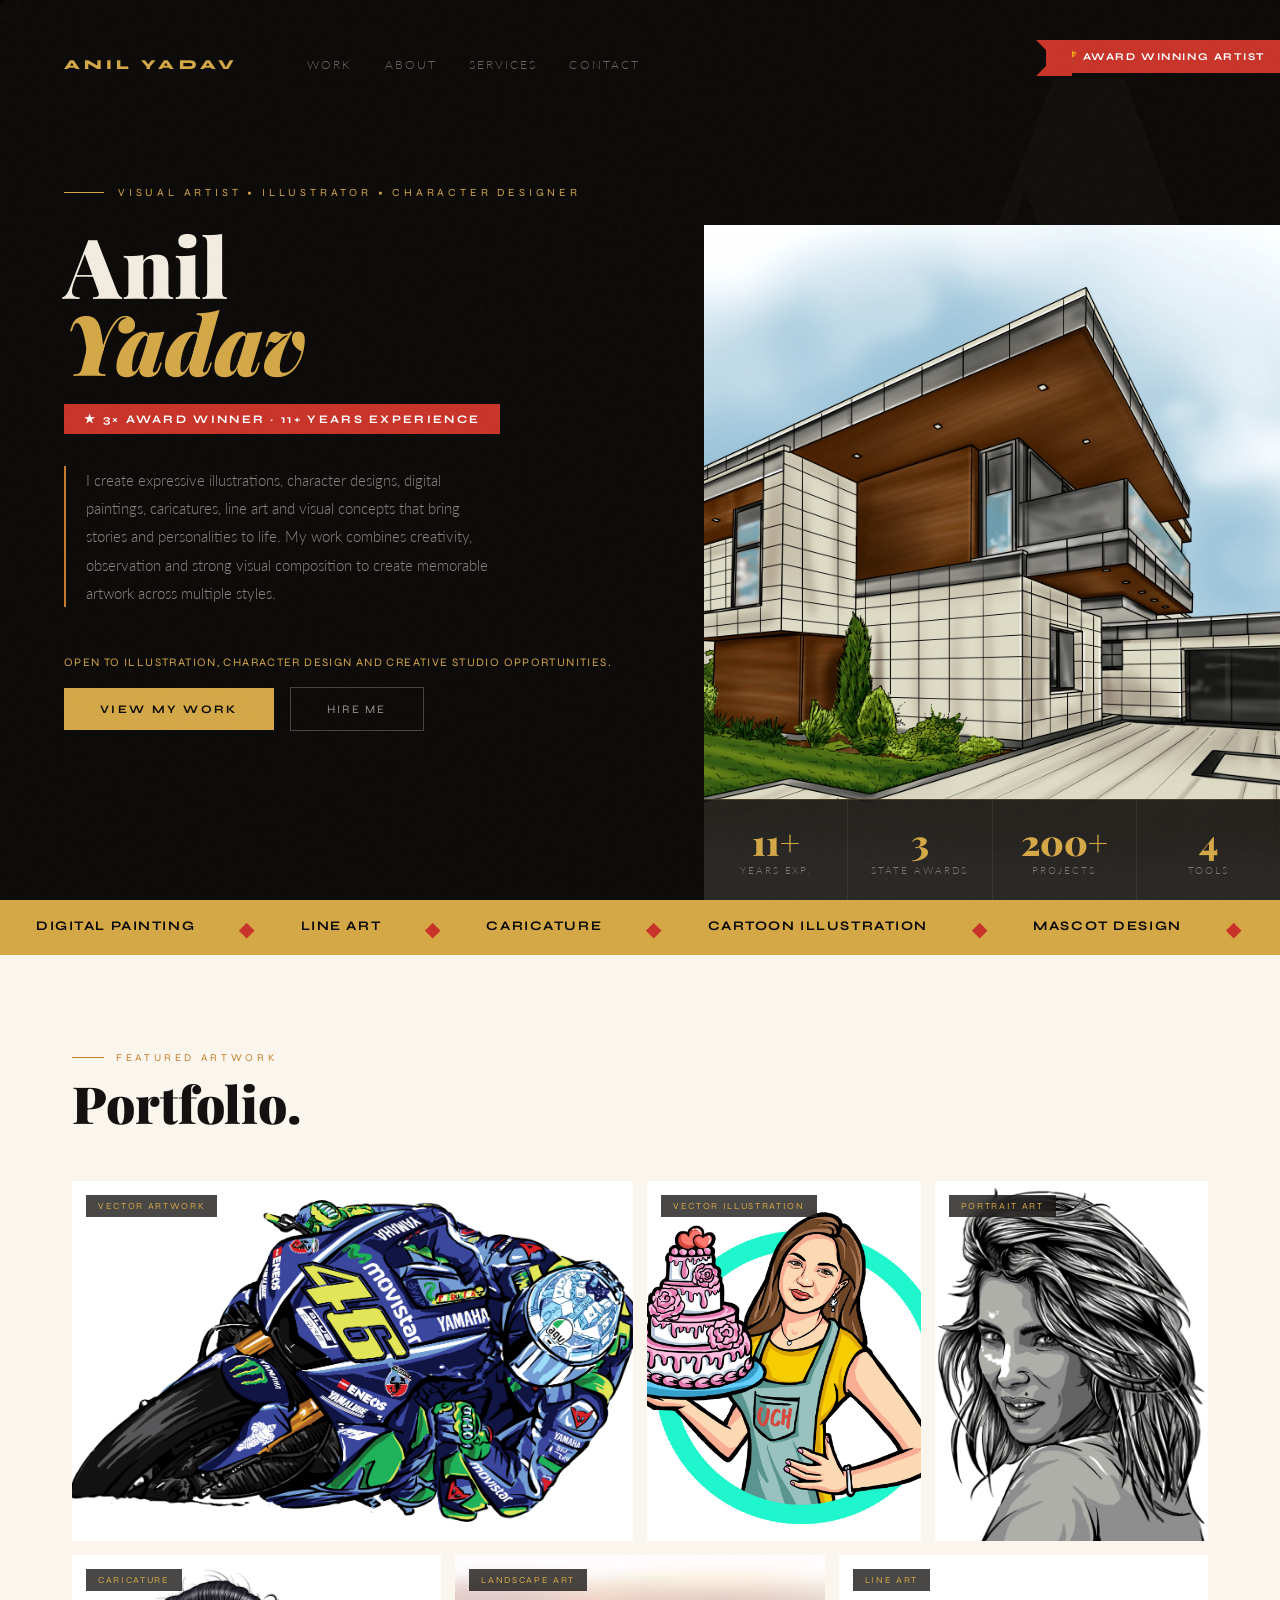
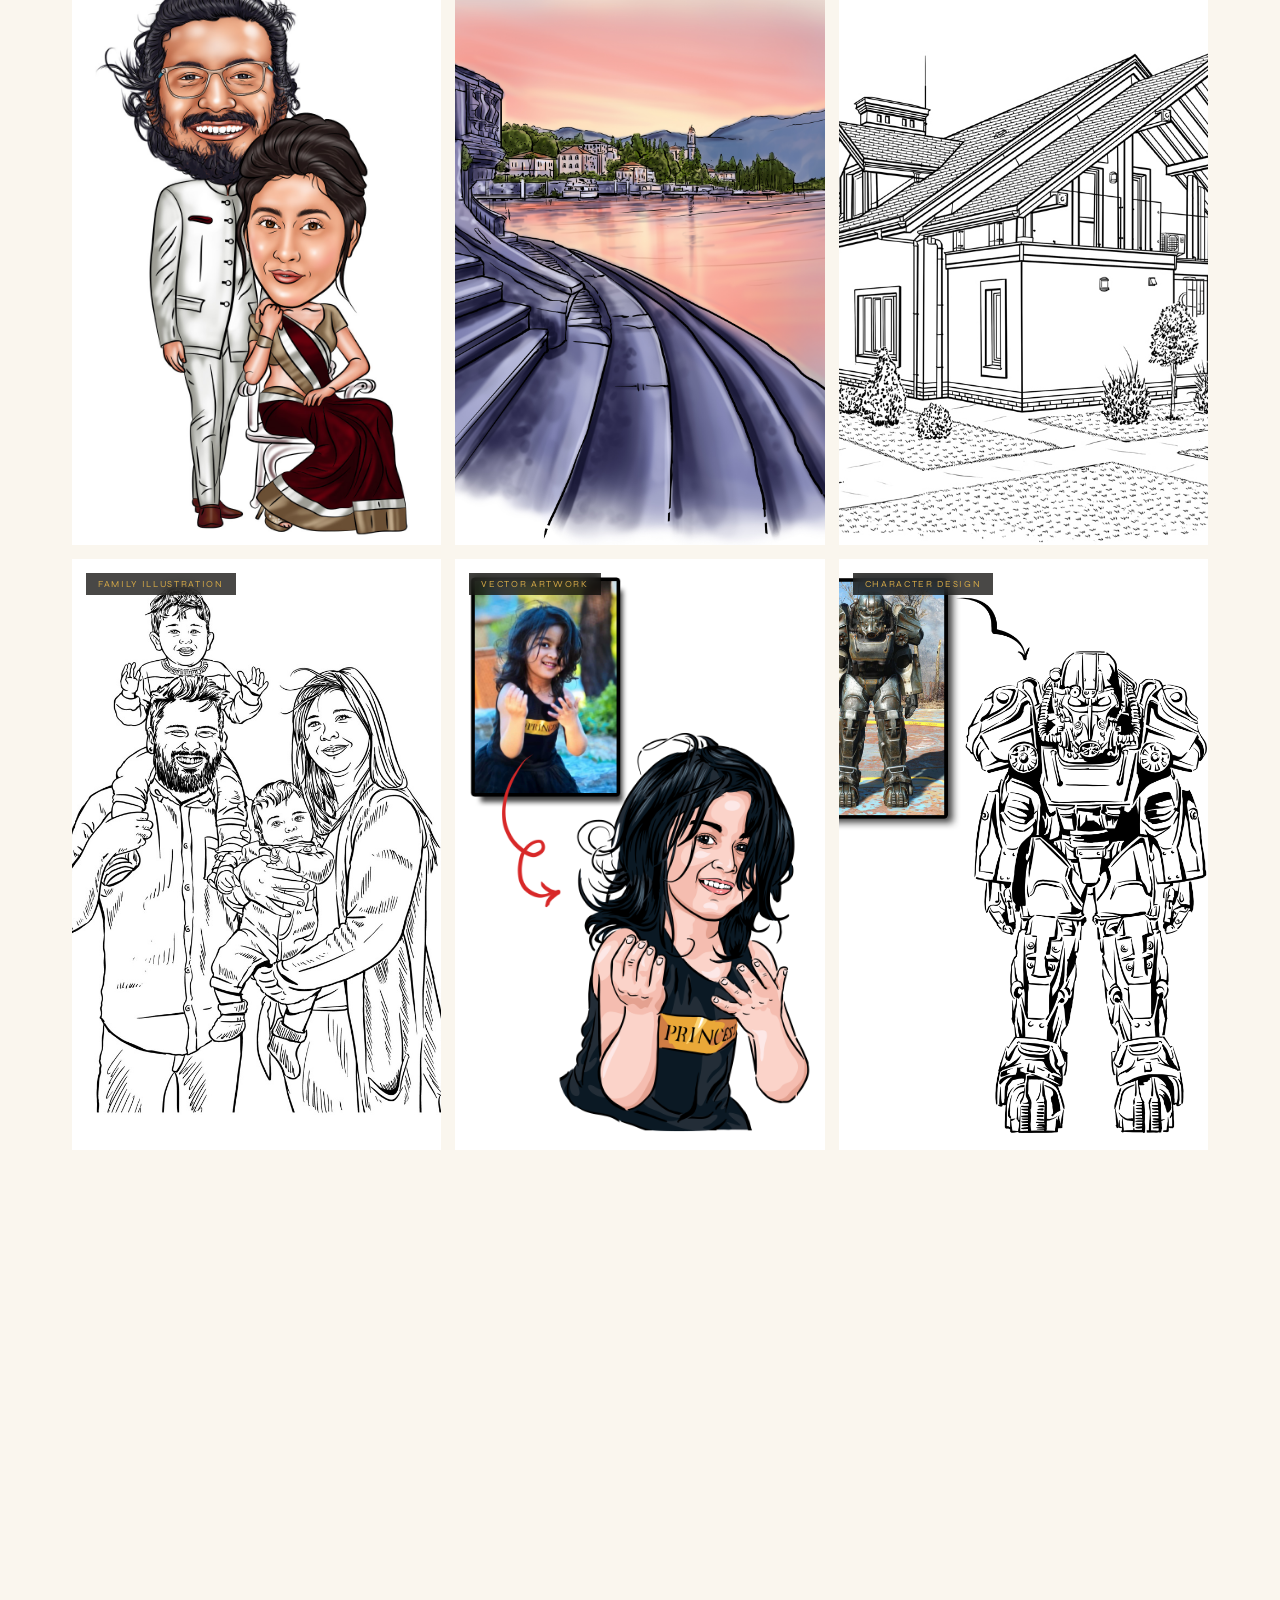
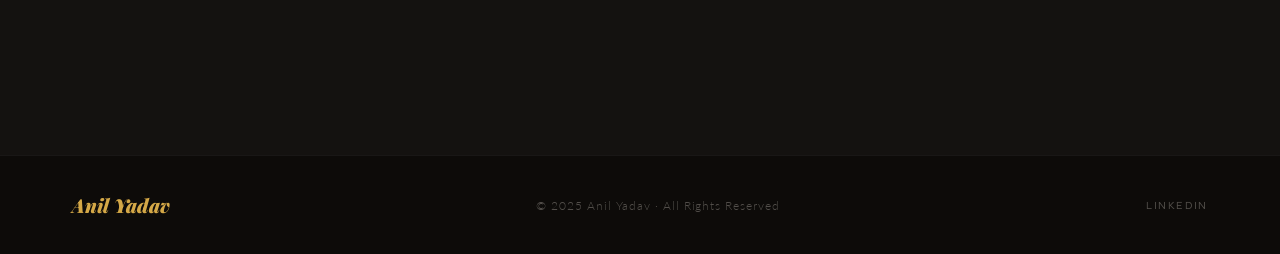
<file: index.html>
<!DOCTYPE html>
<html lang="en">
<head>
<meta charset="UTF-8">
<meta name="viewport" content="width=device-width, initial-scale=1.0">
<title>Anil Yadav — Visual Artist • Illustrator • Character Designer</title>
<link href="https://fonts.googleapis.com/css2?family=Playfair+Display:ital,wght@0,700;0,900;1,700&family=Syne:wght@400;500;700;800&family=Lato:wght@300;400&display=swap" rel="stylesheet">
<link href="style.css" rel="stylesheet" />
</head>
<body>

<div id="cur"></div>
<div id="curR"></div>

<!-- ═══════════════ HERO ═══════════════ -->
<header class="hero">
  <div class="hero-bg-letter">A</div>

  <div class="hero-left">
    <nav class="hero-nav">
      <a href="#" class="nav-brand">Anil Yadav</a>
      <div class="nav-links">
        <a href="#portfolio">Work</a>
        <a href="#about">About</a>
        <a href="#services">Services</a>
        <a href="#contact">Contact</a>
      </div>
    </nav>

    <div class="hero-content">
      <div class="hero-eyebrow">
        <div class="line"></div>
        <span>Visual Artist • Illustrator • Character Designer</span>
      </div>

      <h1 class="hero-name">
        Anil<br>
        <span class="italic">Yadav</span>
      </h1>

      <div class="hero-title-badge">
        ★ 3× Award Winner · 11+ Years Experience
      </div>

      <p class="hero-bio">
        I create expressive illustrations, character designs, digital paintings, caricatures, line art and visual concepts that bring stories and personalities to life. My work combines creativity, observation and strong visual composition to create memorable artwork across multiple styles.
      </p>

      <p class="hero-availability">
          Open to Illustration, Character Design and Creative Studio Opportunities.
      </p>

      <div class="hero-actions">
        <a href="#portfolio" class="btn-gold">View My Work</a>
        <a href="#contact" class="btn-outline">Hire Me</a>
      </div>
    </div>

    <div></div>
  </div>

  <!-- Right: featured artwork -->
  <div class="hero-right">
    <div class="award-ribbon">🏆 Award Winning Artist</div>
    <img class="hero-featured" src="1000409193.jpeg" alt="Architectural Illustration by Anil Yadav">
    <div class="hero-stats-bar">
      <div class="hstat"><span class="n">11+</span><span class="l">Years Exp.</span></div>
      <div class="hstat"><span class="n">3</span><span class="l">State Awards</span></div>
      <div class="hstat"><span class="n">200+</span><span class="l">Projects</span></div>
      <div class="hstat"><span class="n">4</span><span class="l">Tools</span></div>
    </div>
  </div>
</header>

<!-- ═══════════════ MARQUEE ═══════════════ -->
<div class="marquee-wrap">
  <div class="marquee-track">
    <span>Digital Painting</span><span class="dot">◆</span>
    <span>Line Art</span><span class="dot">◆</span>
    <span>Caricature</span><span class="dot">◆</span>
    <span>Cartoon Illustration</span><span class="dot">◆</span>
    <span>Mascot Design</span><span class="dot">◆</span>
    <span>Portrait Art</span><span class="dot">◆</span>
    <span>Stencil Design</span><span class="dot">◆</span>
    <span>Brand Identity</span><span class="dot">◆</span>
    <span>Poster Art</span><span class="dot">◆</span>
    <span>Character Design</span><span class="dot">◆</span>
    <!-- duplicate -->
    <span>Digital Painting</span><span class="dot">◆</span>
    <span>Line Art</span><span class="dot">◆</span>
    <span>Caricature</span><span class="dot">◆</span>
    <span>Cartoon Illustration</span><span class="dot">◆</span>
    <span>Mascot Design</span><span class="dot">◆</span>
    <span>Portrait Art</span><span class="dot">◆</span>
    <span>Stencil Design</span><span class="dot">◆</span>
    <span>Brand Identity</span><span class="dot">◆</span>
    <span>Poster Art</span><span class="dot">◆</span>
    <span>Character Design</span><span class="dot">◆</span>
  </div>
</div>

<!-- ═══════════════ PORTFOLIO ═══════════════ -->
<section class="portfolio sec reveal" id="portfolio">
  <div class="port-header">
    <div>
      <div class="sec-label">Featured Artwork</div>
      <h2 class="sec-h">Portfolio.</h2>
    </div>
  </div>

  <div class="port-grid">

    <div class="port-item pi-1">
      <div class="port-corner">Vector Artwork</div>
      <img src="1000409198.jpeg" alt="Motorcycle Illustration">
      <div class="port-overlay">
        <div class="po-cat">Vector Art</div>
        <div class="po-title">Motorcycle Illustration</div>
      </div>
    </div>

    <div class="port-item pi-2">
      <div class="port-corner">Vector Illustration</div>
      <img src="cack_girl__Logo.jpg" alt="Girl with Cake">
      <div class="port-overlay">
        <div class="po-cat">Illustration</div>
        <div class="po-title">Stylized Girl Illustration</div>
      </div>
    </div>

    <div class="port-item pi-3">
      <div class="port-corner">Portrait Art</div>
      <img src="1000409201.jpeg" alt="Girl BW vector image">
      <div class="port-overlay">
        <div class="po-cat">Portrait</div>
        <div class="po-title">Black & White Portrait</div>
      </div>
    </div>

    <div class="port-item pi-4">
      <div class="port-corner">Caricature</div>
      <img src="Couple_02_copy.jpg" alt="">
      <div class="port-overlay">
        <div class="po-cat">Caricature</div>
        <div class="po-title">Wedding Couple Caricature</div>
      </div>
    </div>

    <div class="port-item pi-5">
      <div class="port-corner">Landscape Art</div>
      <img src="1000409194.jpeg" alt="Color landscape">
      <div class="port-overlay">
        <div class="po-cat">Environment Art</div>
        <div class="po-title">Landscape Illustration</div>
      </div>
    </div>

    <div class="port-item pi-6">
      <div class="port-corner">Line Art</div>
      <img src="1000397945.jpeg" alt="Home line art">
      <div class="port-overlay">
        <div class="po-cat">Architecture</div>
        <div class="po-title">Architectural Line Art</div>
      </div>
    </div>

    <div class="port-item pi-7">
      <div class="port-corner">Family Illustration</div>
      <img src="0001__4_.jpg" alt="">
      <div class="port-overlay">
        <div class="po-cat">Line Art</div>
        <div class="po-title">Family Portrait Illustration</div>
      </div>
    </div>

    <div class="port-item pi-8">
      <div class="port-corner">Vector Artwork</div>
      <img src="1000409199.jpeg" alt="Colored Girl art">
      <div class="port-overlay">
        <div class="po-cat">Vector Art</div>
        <div class="po-title">Colored Girl Art</div>
      </div>
    </div>

    <div class="port-item pi-9">
      <div class="port-corner">Character Design</div>
      <img src="1000409197.jpeg" alt="Robot line art">
      <div class="port-overlay">
        <div class="po-cat">Character Art</div>
        <div class="po-title">Robot Character Concept</div>
      </div>
    </div>

</div>
</section>

<!-- ═══════════════ ABOUT ═══════════════ -->
<section class="about sec reveal" id="about">
  <div class="about-img-wrap">
    <img class="about-portrait" src="Couple_02_copy.jpg" alt="Illustration by Anil Yadav">
    <div class="about-corner-tl"></div>
    <div class="about-accent-box">
      <span class="big">2014</span>
      <span class="sm">Since</span>
    </div>
  </div>

  <div class="about-text">
    <div class="sec-label">About Me</div>
    <h2 class="sec-h">Bringing Ideas To Life Through Illustration</h2>

    <p>I am a visual artist and illustrator with a passion for character design, digital painting, caricature art and visual storytelling. Over the years, I have worked on portraits, custom illustrations, line art, architectural drawings and creative artwork for clients and personal projects.
</p>

    <p>My goal is to create artwork that connects with people emotionally while maintaining strong design fundamentals, composition and attention to detail.</p>

    <div class="tools-wrap">
      <span class="tool-pill">Photoshop</span>
      <span class="tool-pill">Illustrator</span>
      <span class="tool-pill">Figma</span>
      <span class="tool-pill">CorelDraw</span>
      <span class="tool-pill">InDesign</span>
      <span class="tool-pill">AdobeXD</span>
    </div>

    <div class="awards-row">
      <div class="award-item">
        <div class="award-icon">🏆</div>
        <div class="award-text">
          <div class="at">Winner — State Art Exhibition</div>
          <div class="ay">2008 · Lokmanya Tilak Cultural Trust, Ujjain</div>
        </div>
      </div>
      <div class="award-item">
        <div class="award-icon">🏆</div>
        <div class="award-text">
          <div class="at">Winner — State Level Exhibition</div>
          <div class="ay">2008 · Dewas Kala Vithika, Dewas</div>
        </div>
      </div>
      <div class="award-item">
        <div class="award-icon">🏆</div>
        <div class="award-text">
          <div class="at">Winner — Digital Portrait Competition</div>
          <div class="ay">2022 · Bugs Animation, Dewas</div>
        </div>
      </div>
    </div>
  </div>
</section>

<!-- ═══════════════ SERVICES ═══════════════ -->
<section class="services sec reveal" id="services">
  <div class="sec-label" style="color:var(--gold)">What I Do</div>
  <h2 class="sec-h" style="color:var(--cream)">Services &<br>Specialities.</h2>

  <div class="services-grid">
    <div class="svc-card">
      <div class="svc-num">01</div>
      <h3 class="svc-title">Digital Painting & Portrait</h3>
      <p class="svc-desc">Hyper-realistic digital portraits converted from photos — rich in colour, texture, and emotional depth using Photoshop.</p>
      <div class="svc-tags"><span class="svc-tag">Photoshop</span><span class="svc-tag">Realism</span><span class="svc-tag">Portrait</span></div>
    </div>
    <div class="svc-card">
      <div class="svc-num">02</div>
      <h3 class="svc-title">Caricature & Cartoon</h3>
      <p class="svc-desc">Expressive caricatures and cartoon illustrations — wedding couples, individuals, families — with character and humour.</p>
      <div class="svc-tags"><span class="svc-tag">Caricature</span><span class="svc-tag">Cartoon</span><span class="svc-tag">Character</span></div>
    </div>
    <div class="svc-card">
      <div class="svc-num">03</div>
      <h3 class="svc-title">Line Art & Illustration</h3>
      <p class="svc-desc">Precise, detailed line art illustrations — portraits, scenes, and characters — in clean black & white or with selective colour.</p>
      <div class="svc-tags"><span class="svc-tag">Line Art</span><span class="svc-tag">Illustrator</span><span class="svc-tag">B&W</span></div>
    </div>
    <div class="svc-card">
      <div class="svc-num">04</div>
      <h3 class="svc-title">Stencil Design</h3>
      <p class="svc-desc">High-contrast stencil artwork for print, merchandise, event banners, and promotional materials with bold visual impact.</p>
      <div class="svc-tags"><span class="svc-tag">Stencil</span><span class="svc-tag">Print</span><span class="svc-tag">High Contrast</span></div>
    </div>
    <div class="svc-card">
      <div class="svc-num">05</div>
      <h3 class="svc-title">Mascot & Logo Design</h3>
      <p class="svc-desc">Memorable mascot characters and logo designs for brand identity — from concept sketch to final vector, fully brand-ready.</p>
      <div class="svc-tags"><span class="svc-tag">Mascot</span><span class="svc-tag">Logo</span><span class="svc-tag">Branding</span></div>
    </div>
    <div class="svc-card">
      <div class="svc-num">06</div>
      <h3 class="svc-title">Advertising & Brand Design</h3>
      <p class="svc-desc">Creative advertising content — catalogs, posters, flyers, business cards, t-shirt prints, product packaging and more.</p>
      <div class="svc-tags"><span class="svc-tag">Advertising</span><span class="svc-tag">Packaging</span><span class="svc-tag">Print</span></div>
    </div>
  </div>
</section>

<!-- ═══════════════ EXPERIENCE ═══════════════ -->
<section class="experience sec reveal" id="experience">
  <div class="sec-label">Background</div>
  <h2 class="sec-h">Experience &<br>Education.</h2>

  <div class="exp-grid">
    <div class="exp-block">
      <div class="role">Senior Graphic Designer</div>
      <div class="org">Aadarsh Ad-Craft, Dewas (M.P)</div>
      <div class="period">Jan 2014 – Present · 11+ Years</div>
      <ul>
        <li>Established and managed freelance graphic design projects assisting in brand development</li>
        <li>Developed creative advertising content — catalogs, menus, flyers, posters, t-shirt prints, product packaging</li>
        <li>Conceptualised logo design to promote product brands</li>
        <li>Prepared illustrations and rough sketches, working with clients through revisions</li>
        <li>Converted photos into digital art, paintings, portraits, and caricatures</li>
        <li>Designed original character concepts and mascots</li>
      </ul>
    </div>

    <div>
      <div class="edu-block" style="margin-bottom:36px">
        <div class="deg">Bachelor of Fine Art</div>
        <div class="uni">Khairagarh, Chhattisgarh</div>
        <div class="yr">2006</div>
      </div>
      <div class="edu-block" style="margin-bottom:36px">
        <div class="deg">Higher Secondary</div>
        <div class="uni">M.P. Board</div>
        <div class="yr">2002</div>
      </div>
      <div class="edu-block">
        <div class="deg">High School</div>
        <div class="uni">M.P. Board</div>
        <div class="yr">2000</div>
      </div>
    </div>
  </div>
</section>

<!-- ═══════════════ TESTIMONIAL ═══════════════ -->
<div class="testimonial reveal">
  <p class="t-quote">
    "Anil's artwork speaks for itself — his ability to capture expression, emotion, and likeness in both digital paintings and caricatures is truly extraordinary. A rare talent in every sense."
  </p>
  <div class="t-cite">— Client, Aadarsh Ad-Craft · Dewas</div>
</div>

<!-- ═══════════════ CONTACT ═══════════════ -->
<section class="contact" id="contact">
  <div class="contact-info reveal">
    <div class="sec-label">Get In Touch</div>
    <h2 class="sec-h" style="color:var(--cream); margin-bottom:16px">Let's Create<br>Something Memorable.</h2>
    <p class="contact-sub">Looking for a seasoned artist to bring your vision to life? I'm open to full-time roles, freelance commissions, and collaborations.</p>

    <div class="ci-list">
      <div class="ci-row">
        <div class="ci-icon">📞</div>
        <div>
          <div class="ci-lbl">Phone / WhatsApp</div>
          <div class="ci-val">+91 95840 37423</div>
        </div>
      </div>
      <div class="ci-row">
        <div class="ci-icon">✉</div>
        <div>
          <div class="ci-lbl">Email</div>
          <div class="ci-val">anily6726@gmail.com</div>
        </div>
      </div>
      <div class="ci-row">
        <div class="ci-icon">📍</div>
        <div>
          <div class="ci-lbl">Location</div>
          <div class="ci-val">Dewas, Madhya Pradesh, India</div>
        </div>
      </div>
      <div class="ci-row">
        <div class="ci-icon">🌐</div>
        <div>
          <div class="ci-lbl">Availability</div>
          <div class="ci-val">Open to opportunities — Worldwide</div>
        </div>
      </div>
    </div>
  </div>

  <div class="contact-form reveal reveal-delay-2">
    <div class="form-group">
      <label class="form-label">Your Name</label>
      <input type="text" class="form-input" placeholder="Full Name">
    </div>
    <div class="form-group">
      <label class="form-label">Email Address</label>
      <input type="email" class="form-input" placeholder="you@example.com">
    </div>
    <div class="form-group">
      <label class="form-label">Project Type</label>
      <input type="text" class="form-input" placeholder="e.g. Digital Portrait, Caricature, Logo…">
    </div>
    <div class="form-group">
      <label class="form-label">Your Message</label>
      <textarea class="form-textarea" placeholder="Tell me about your project…"></textarea>
    </div>
    <button class="form-submit" id="formBtn">Send Message →</button>
    <div id="formMsg" style="display:none;margin-top:14px;padding:12px 16px;background:rgba(212,168,71,.12);border-left:3px solid var(--gold);font-size:.82rem;color:var(--gold);">✅ Message sent! Anil will get back to you soon.</div>
  </div>
</section>

<!-- ═══════════════ FOOTER ═══════════════ -->
<footer>
  <div class="footer-brand">Anil Yadav</div>
  <div class="footer-copy">© 2025 Anil Yadav · All Rights Reserved</div>
  <div class="footer-socials"><a href="https://www.linkedin.com/in/anil-yadav-061210195" target="_blank" rel="noopener">LinkedIn</a></div>
</footer>

<script>
  // Cursor
  const cur = document.getElementById('cur');
  const curR = document.getElementById('curR');
  let mx=0,my=0,rx=0,ry=0;
  document.addEventListener('mousemove', e => {
    mx = e.clientX; my = e.clientY;
    cur.style.left = mx+'px'; cur.style.top = my+'px';
  });
  (function tick(){
    rx += (mx-rx)*0.13; ry += (my-ry)*0.13;
    curR.style.left = rx+'px'; curR.style.top = ry+'px';
    requestAnimationFrame(tick);
  })();
  document.querySelectorAll('a,button,.port-item,.svc-card,.tool-pill').forEach(el=>{
    el.addEventListener('mouseenter',()=>{ cur.style.width='18px'; cur.style.height='18px'; curR.style.width='56px'; curR.style.height='56px'; });
    el.addEventListener('mouseleave',()=>{ cur.style.width='10px'; cur.style.height='10px'; curR.style.width='36px'; curR.style.height='36px'; });
  });

  // Scroll reveal
  const io = new IntersectionObserver(entries=>{
    entries.forEach(e=>{ if(e.isIntersecting) e.target.classList.add('in'); });
  }, {threshold:0, rootMargin:'0px 0px -40px 0px'});
  document.querySelectorAll('.reveal').forEach(el=>io.observe(el));

  // Smooth scroll
  document.querySelectorAll('a[href^="#"]').forEach(a => {
    a.addEventListener('click', e => {
      const t = document.querySelector(a.getAttribute('href'));
      if(t){ e.preventDefault(); t.scrollIntoView({behavior:'smooth'}); }
    });
  });
</script>

<script>
document.addEventListener('DOMContentLoaded', function() {
  var btn = document.getElementById('formBtn');
  if (!btn) return;
  btn.addEventListener('click', function(e) {
    e.preventDefault();
    var inputs = document.querySelectorAll('.form-input');
    var name    = inputs[0] ? inputs[0].value.trim() : '';
    var email   = inputs[1] ? inputs[1].value.trim() : '';
    var project = inputs[2] ? inputs[2].value.trim() : '';
    var msg     = document.querySelector('.form-textarea') ? document.querySelector('.form-textarea').value.trim() : '';
    if (!name || !email || !msg) {
      alert('Please fill in your name, email and message.');
      return;
    }
    btn.textContent = 'Sending...';
    btn.disabled = true;
    fetch('https://formspree.io/f/anily6726@gmail.com', {
      method: 'POST',
      headers: {'Content-Type': 'application/json', 'Accept': 'application/json'},
      body: JSON.stringify({name:name, email:email, project:project, message:msg, _replyto:email})
    })
    .then(function(r){ return r.json(); })
    .then(function() {
      document.getElementById('formMsg').style.display = 'block';
      btn.textContent = '✅ Sent!';
      inputs.forEach(function(i){ i.value=''; });
      var ta = document.querySelector('.form-textarea');
      if(ta) ta.value = '';
    })
    .catch(function() {
      btn.textContent = 'Send Message →';
      btn.disabled = false;
      alert('Could not send. Please email: anily6726@gmail.com');
    });
  });
});
</script>
</body>
</html>
</file>
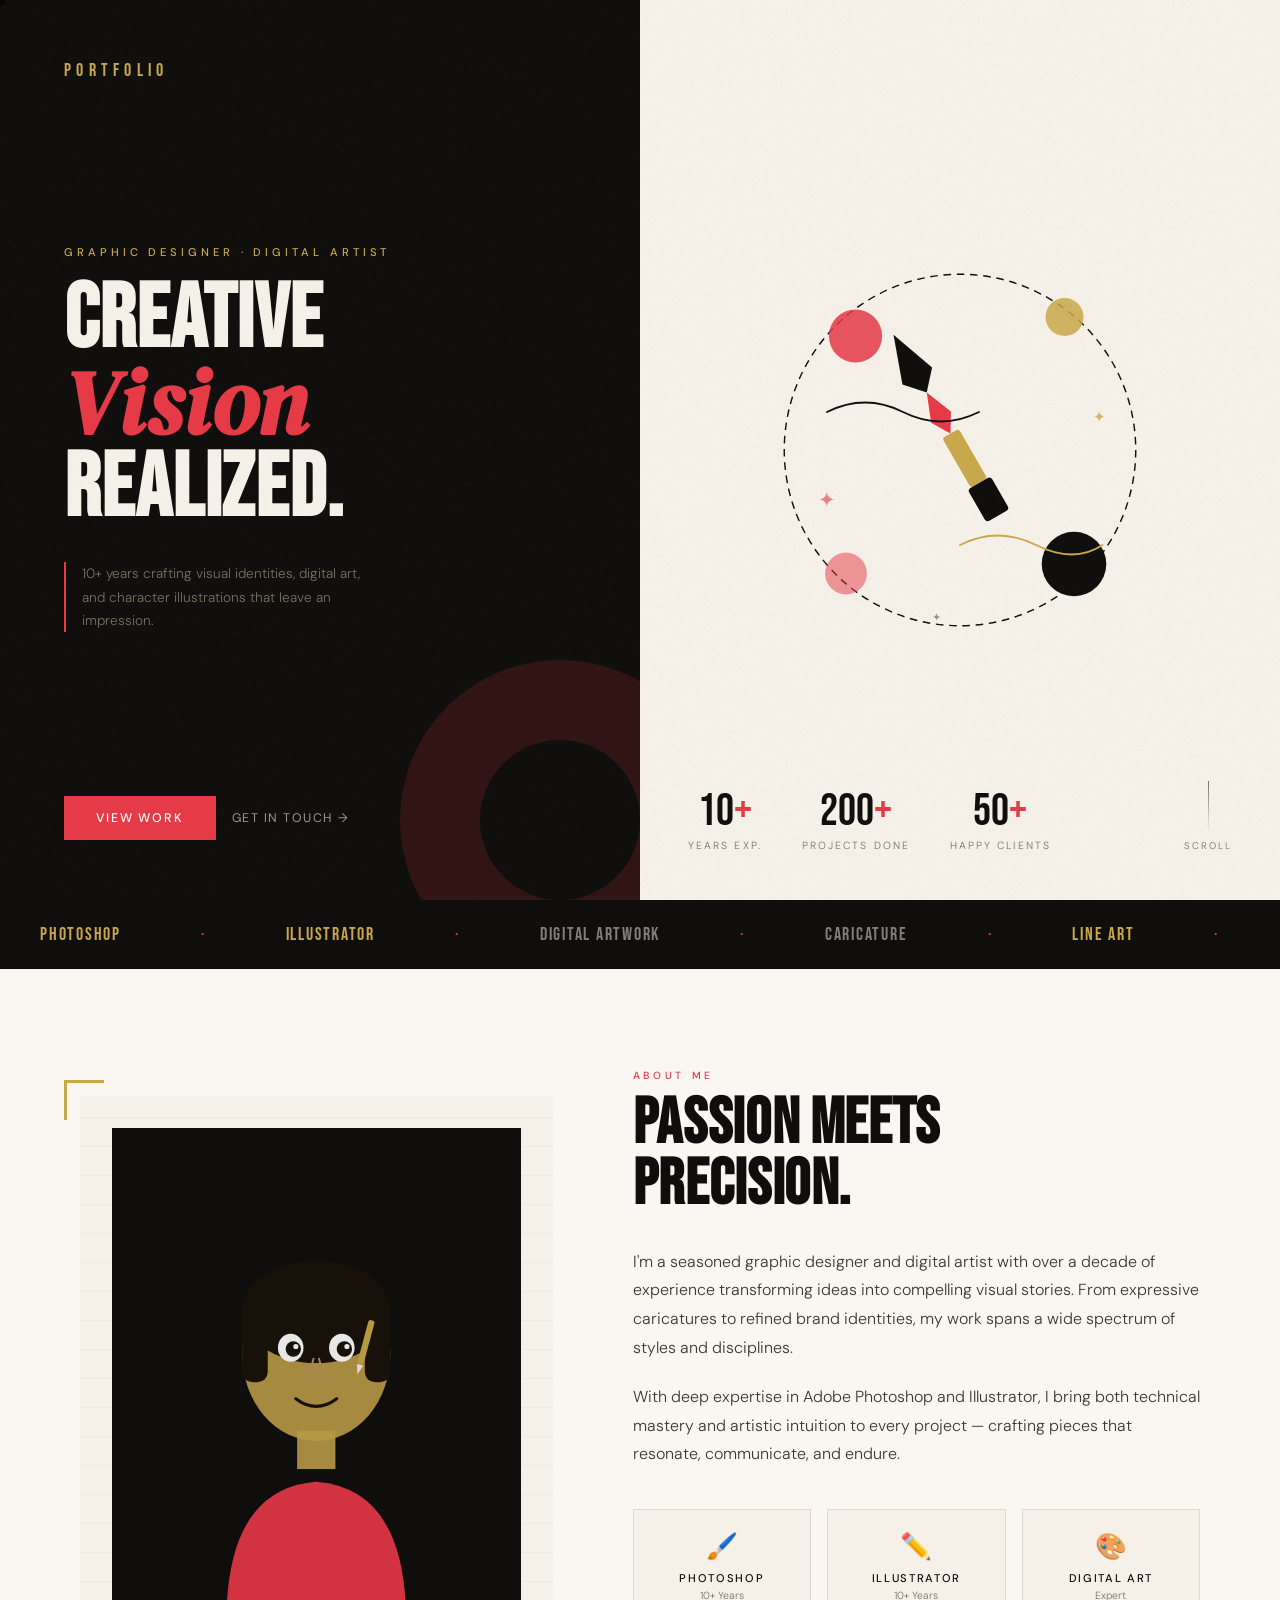
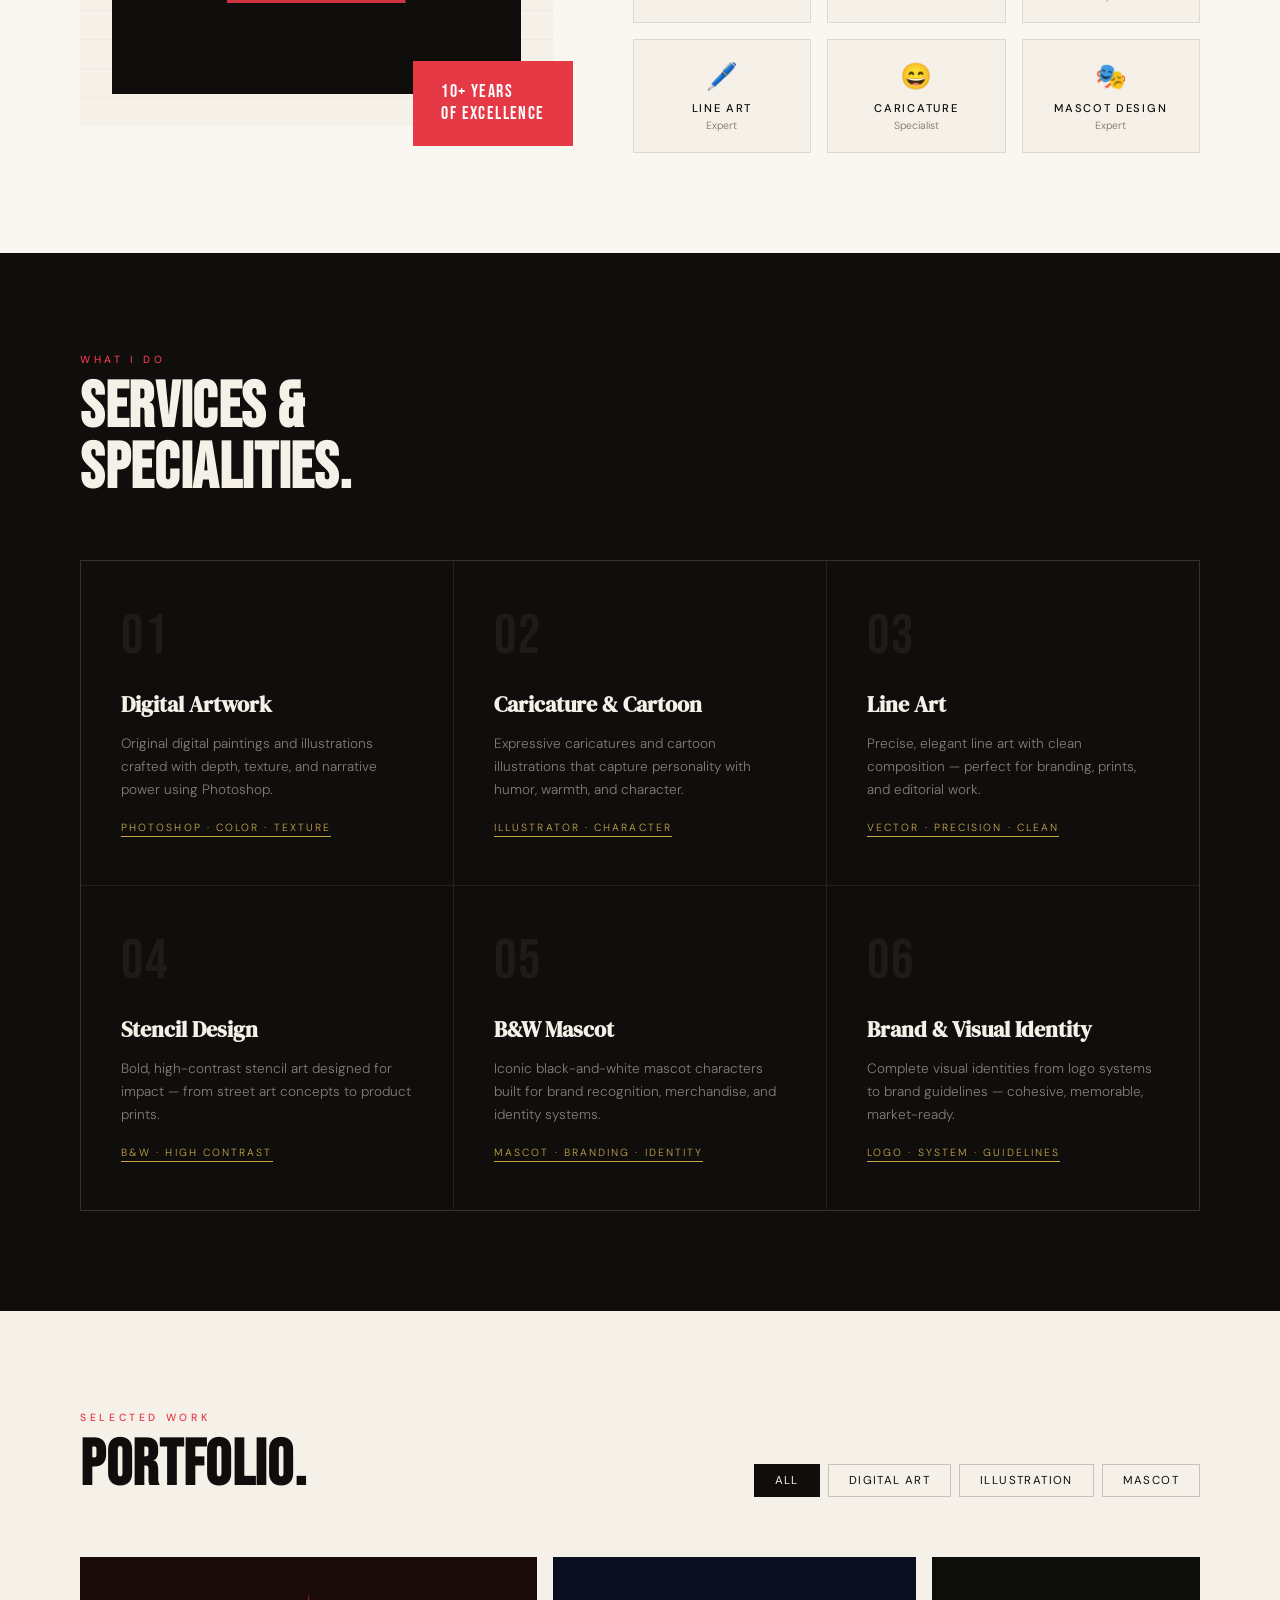
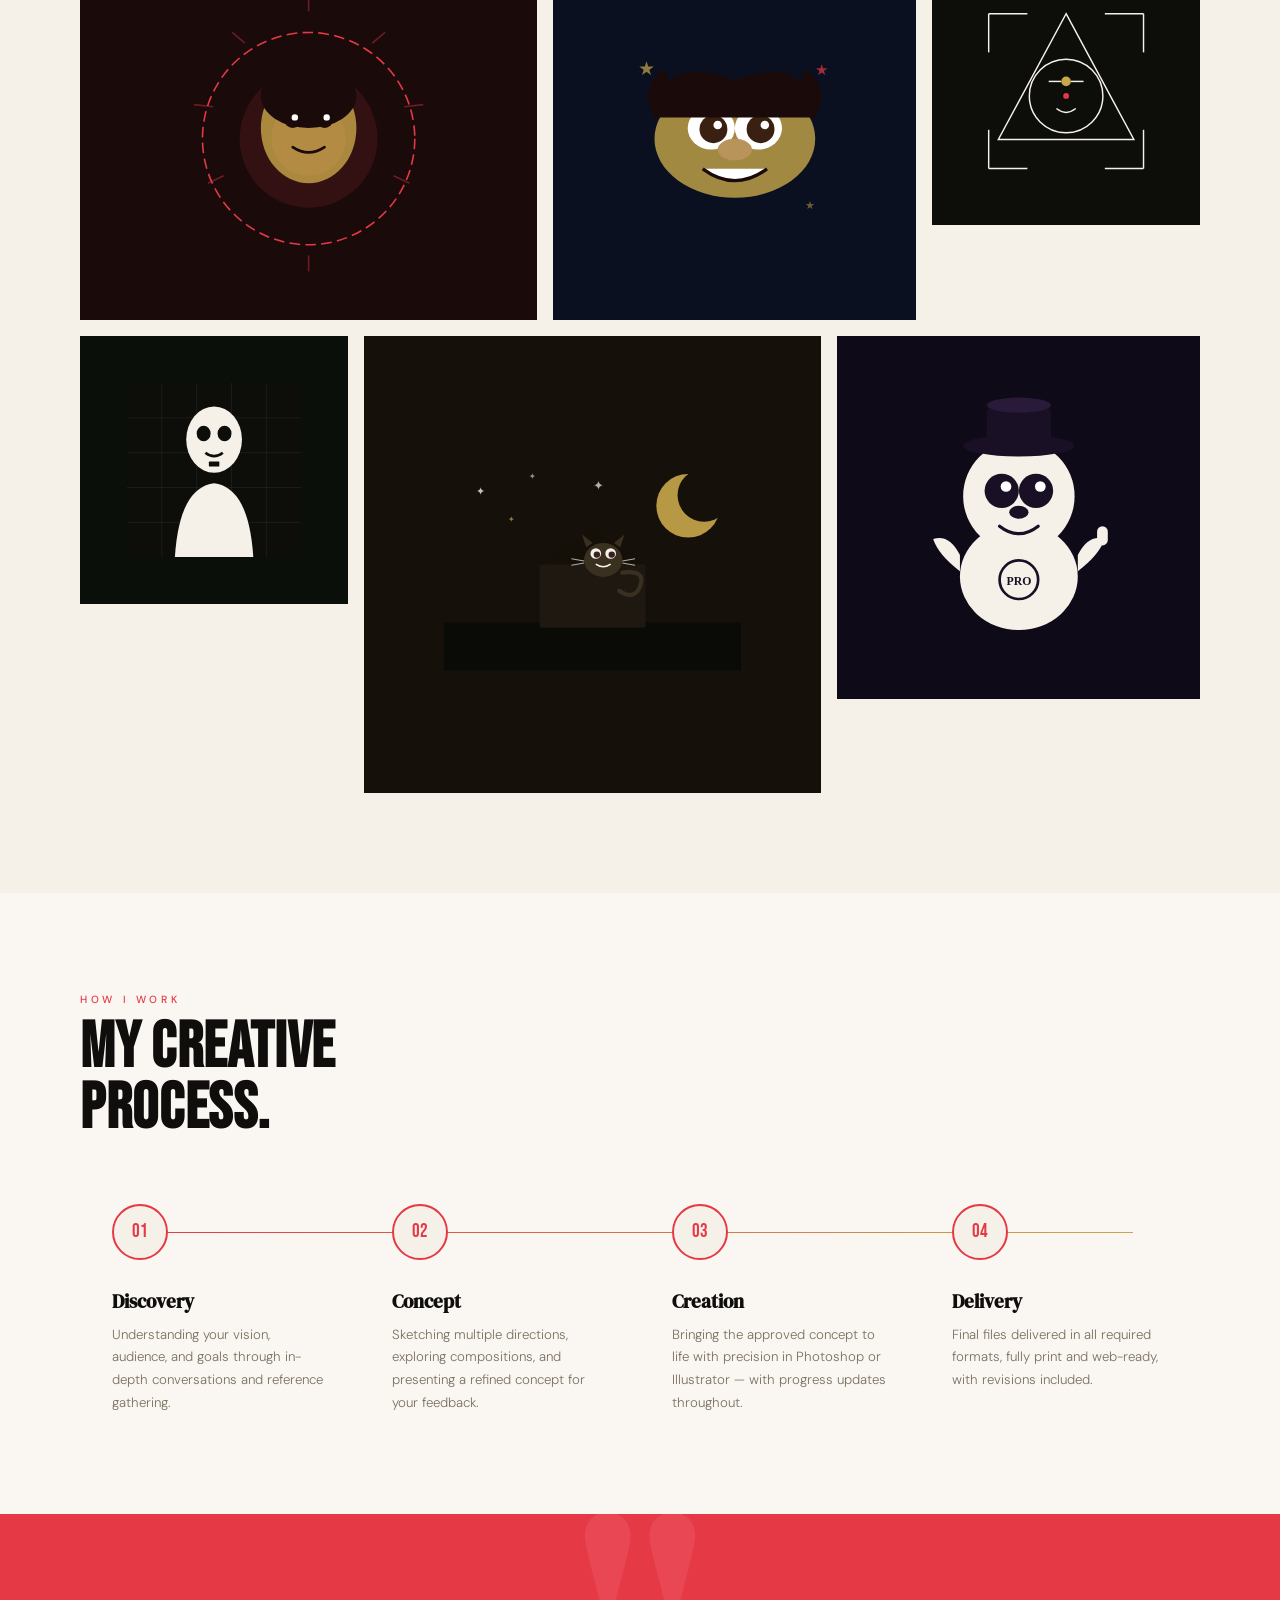
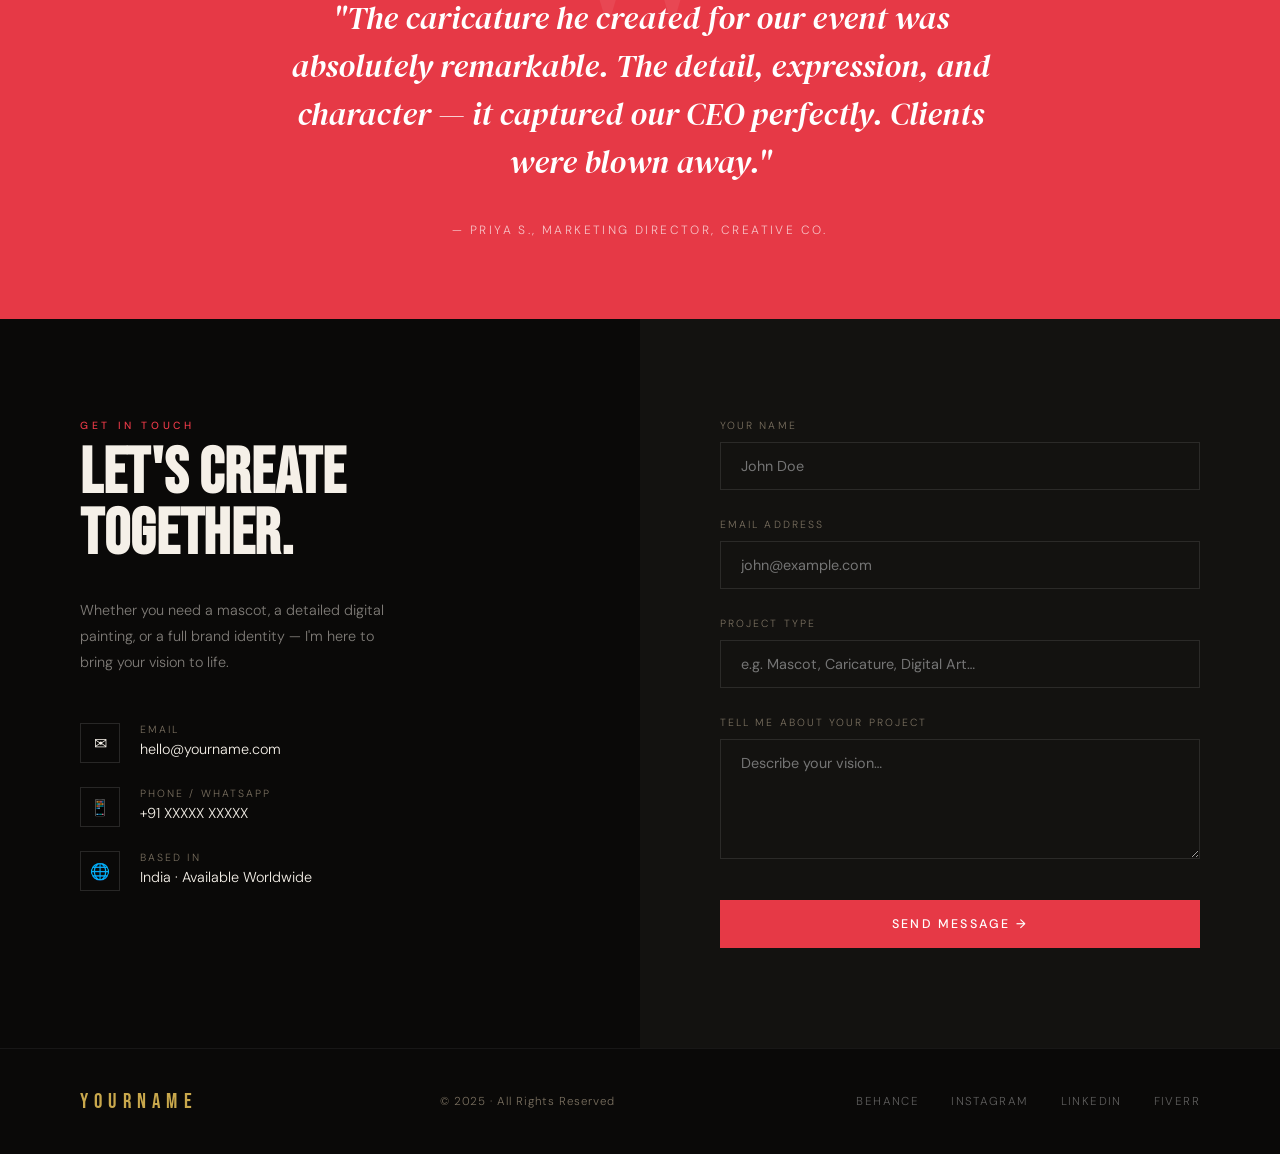
<file: portfolio.html>
<!DOCTYPE html>
<html lang="en">
<head>
<meta charset="UTF-8">
<meta name="viewport" content="width=device-width, initial-scale=1.0">
<title>Portfolio — Graphic Designer & Digital Artist</title>
<link href="https://fonts.googleapis.com/css2?family=Bebas+Neue&family=DM+Serif+Display:ital@0;1&family=DM+Sans:wght@300;400;500&display=swap" rel="stylesheet">
<style>
  :root {
    --ink: #0f0e0c;
    --cream: #f5f0e8;
    --accent: #e63946;
    --gold: #c9a84c;
    --muted: #7a7060;
    --paper: #faf7f2;
  }

  *, *::before, *::after { box-sizing: border-box; margin: 0; padding: 0; }

  html { scroll-behavior: smooth; }

  body {
    background: var(--paper);
    color: var(--ink);
    font-family: 'DM Sans', sans-serif;
    font-weight: 300;
    overflow-x: hidden;
    cursor: none;
  }

  /* Custom cursor */
  .cursor {
    position: fixed;
    width: 12px; height: 12px;
    background: var(--accent);
    border-radius: 50%;
    pointer-events: none;
    z-index: 9999;
    transform: translate(-50%, -50%);
    transition: transform 0.1s, width 0.3s, height 0.3s, background 0.3s;
    mix-blend-mode: multiply;
  }
  .cursor-ring {
    position: fixed;
    width: 40px; height: 40px;
    border: 1.5px solid var(--ink);
    border-radius: 50%;
    pointer-events: none;
    z-index: 9998;
    transform: translate(-50%, -50%);
    transition: transform 0.18s ease-out, width 0.3s, height 0.3s;
  }
  body:hover .cursor { opacity: 1; }

  /* NOISE OVERLAY */
  body::before {
    content: '';
    position: fixed;
    inset: 0;
    background-image: url("data:image/svg+xml,%3Csvg viewBox='0 0 256 256' xmlns='http://www.w3.org/2000/svg'%3E%3Cfilter id='noise'%3E%3CfeTurbulence type='fractalNoise' baseFrequency='0.9' numOctaves='4' stitchTiles='stitch'/%3E%3C/filter%3E%3Crect width='100%25' height='100%25' filter='url(%23noise)' opacity='0.04'/%3E%3C/svg%3E");
    pointer-events: none;
    z-index: 9000;
    opacity: 0.5;
  }

  /* ─── HERO ─── */
  .hero {
    min-height: 100vh;
    display: grid;
    grid-template-columns: 1fr 1fr;
    position: relative;
    overflow: hidden;
  }

  .hero-left {
    background: var(--ink);
    padding: 60px 64px;
    display: flex;
    flex-direction: column;
    justify-content: space-between;
    position: relative;
    overflow: hidden;
  }

  .hero-left::after {
    content: '';
    position: absolute;
    bottom: -80px; right: -80px;
    width: 320px; height: 320px;
    border: 80px solid var(--accent);
    border-radius: 50%;
    opacity: 0.15;
  }

  .nav-logo {
    font-family: 'Bebas Neue', sans-serif;
    font-size: 1.1rem;
    letter-spacing: 0.3em;
    color: var(--gold);
    text-decoration: none;
  }

  .hero-title {
    color: var(--cream);
  }

  .hero-title .label {
    font-size: 0.7rem;
    letter-spacing: 0.35em;
    text-transform: uppercase;
    color: var(--gold);
    display: block;
    margin-bottom: 20px;
    font-weight: 500;
  }

  .hero-title h1 {
    font-family: 'Bebas Neue', sans-serif;
    font-size: clamp(4rem, 7vw, 7rem);
    line-height: 0.92;
    letter-spacing: 0.01em;
  }

  .hero-title h1 em {
    font-family: 'DM Serif Display', serif;
    font-style: italic;
    color: var(--accent);
  }

  .hero-tagline {
    font-size: 0.85rem;
    color: var(--muted);
    line-height: 1.7;
    max-width: 300px;
    border-left: 2px solid var(--accent);
    padding-left: 16px;
    margin-top: 32px;
  }

  .hero-cta {
    display: flex;
    gap: 16px;
    align-items: center;
  }

  .btn-primary {
    background: var(--accent);
    color: #fff;
    border: none;
    padding: 14px 32px;
    font-family: 'DM Sans', sans-serif;
    font-size: 0.78rem;
    letter-spacing: 0.15em;
    text-transform: uppercase;
    text-decoration: none;
    font-weight: 500;
    transition: background 0.2s, transform 0.2s;
  }
  .btn-primary:hover { background: var(--gold); transform: translateY(-2px); }

  .btn-ghost {
    color: var(--cream);
    font-size: 0.78rem;
    letter-spacing: 0.12em;
    text-transform: uppercase;
    text-decoration: none;
    font-weight: 400;
    opacity: 0.6;
    transition: opacity 0.2s;
  }
  .btn-ghost:hover { opacity: 1; }

  .hero-right {
    background: var(--cream);
    position: relative;
    display: flex;
    align-items: center;
    justify-content: center;
    overflow: hidden;
    padding: 60px;
  }

  .hero-art {
    position: relative;
    width: 100%;
    max-width: 380px;
  }

  /* Decorative SVG illustration in hero */
  .hero-art svg {
    width: 100%;
    height: auto;
    display: block;
    animation: float 6s ease-in-out infinite;
  }

  @keyframes float {
    0%, 100% { transform: translateY(0); }
    50% { transform: translateY(-16px); }
  }

  .hero-stats {
    position: absolute;
    bottom: 48px; left: 48px;
    display: flex;
    gap: 40px;
  }

  .stat { text-align: center; }
  .stat .num {
    font-family: 'Bebas Neue', sans-serif;
    font-size: 2.8rem;
    line-height: 1;
    color: var(--ink);
  }
  .stat .num span { color: var(--accent); }
  .stat .lbl {
    font-size: 0.65rem;
    letter-spacing: 0.2em;
    text-transform: uppercase;
    color: var(--muted);
    margin-top: 4px;
  }

  /* Scroll indicator */
  .scroll-hint {
    position: absolute;
    right: 48px; bottom: 48px;
    display: flex;
    flex-direction: column;
    align-items: center;
    gap: 8px;
    font-size: 0.6rem;
    letter-spacing: 0.2em;
    text-transform: uppercase;
    color: var(--muted);
  }
  .scroll-hint .line {
    width: 1px; height: 50px;
    background: linear-gradient(to bottom, var(--muted), transparent);
    animation: scrollPulse 2s ease-in-out infinite;
  }
  @keyframes scrollPulse {
    0% { transform: scaleY(1); opacity: 1; }
    50% { transform: scaleY(0.5); opacity: 0.4; }
    100% { transform: scaleY(1); opacity: 1; }
  }

  /* ─── SECTION COMMON ─── */
  section { padding: 100px 80px; }

  .section-label {
    font-size: 0.65rem;
    letter-spacing: 0.35em;
    text-transform: uppercase;
    color: var(--accent);
    font-weight: 500;
    display: block;
    margin-bottom: 12px;
  }

  .section-heading {
    font-family: 'Bebas Neue', sans-serif;
    font-size: clamp(2.5rem, 5vw, 4.5rem);
    line-height: 0.95;
    letter-spacing: 0.01em;
  }

  /* ─── SKILLS STRIP ─── */
  .skills-strip {
    background: var(--ink);
    padding: 24px 0;
    overflow: hidden;
    white-space: nowrap;
  }

  .skills-track {
    display: inline-flex;
    gap: 0;
    animation: marquee 18s linear infinite;
  }

  .skills-track .item {
    font-family: 'Bebas Neue', sans-serif;
    font-size: 1.1rem;
    letter-spacing: 0.1em;
    color: var(--cream);
    padding: 0 40px;
    opacity: 0.5;
    transition: opacity 0.2s;
  }
  .skills-track .item.accent { color: var(--gold); opacity: 1; }
  .skills-track .sep { color: var(--accent); opacity: 1; }

  @keyframes marquee {
    0% { transform: translateX(0); }
    100% { transform: translateX(-50%); }
  }

  /* ─── ABOUT ─── */
  .about {
    display: grid;
    grid-template-columns: 1fr 1.2fr;
    gap: 80px;
    align-items: center;
    background: var(--paper);
  }

  .about-visual {
    position: relative;
  }

  .about-frame {
    position: relative;
    width: 100%;
    aspect-ratio: 3/4;
    background: var(--cream);
    overflow: hidden;
  }

  .about-frame::before {
    content: '';
    position: absolute;
    inset: 0;
    background:
      repeating-linear-gradient(
        0deg,
        transparent,
        transparent 28px,
        rgba(15,14,12,0.035) 28px,
        rgba(15,14,12,0.035) 29px
      );
  }

  .about-frame-inner {
    position: absolute;
    inset: 32px;
    background: var(--ink);
    display: flex;
    align-items: center;
    justify-content: center;
    overflow: hidden;
  }

  .about-frame-inner svg {
    width: 75%;
    height: auto;
    opacity: 0.9;
  }

  .about-tag {
    position: absolute;
    bottom: -20px; right: -20px;
    background: var(--accent);
    color: #fff;
    padding: 20px 28px;
    font-family: 'Bebas Neue', sans-serif;
    font-size: 1.1rem;
    letter-spacing: 0.08em;
    line-height: 1.3;
  }

  .about-corner {
    position: absolute;
    top: -16px; left: -16px;
    width: 40px; height: 40px;
    border-top: 3px solid var(--gold);
    border-left: 3px solid var(--gold);
  }

  .about-text .section-heading { margin-bottom: 32px; }

  .about-text p {
    font-size: 1rem;
    line-height: 1.8;
    color: #3a3830;
    margin-bottom: 20px;
  }

  .tool-grid {
    display: grid;
    grid-template-columns: repeat(3, 1fr);
    gap: 16px;
    margin-top: 40px;
  }

  .tool-card {
    border: 1px solid rgba(15,14,12,0.1);
    padding: 20px 16px;
    text-align: center;
    transition: border-color 0.2s, transform 0.2s;
    background: var(--cream);
  }
  .tool-card:hover {
    border-color: var(--accent);
    transform: translateY(-4px);
  }
  .tool-card .t-icon { font-size: 1.6rem; margin-bottom: 8px; }
  .tool-card .t-name {
    font-size: 0.7rem;
    letter-spacing: 0.15em;
    text-transform: uppercase;
    font-weight: 500;
    color: var(--ink);
  }
  .tool-card .t-years {
    font-size: 0.65rem;
    color: var(--muted);
    margin-top: 4px;
  }

  /* ─── SERVICES ─── */
  .services {
    background: var(--ink);
    color: var(--cream);
  }

  .services .section-heading { color: var(--cream); }

  .services-grid {
    display: grid;
    grid-template-columns: repeat(3, 1fr);
    gap: 1px;
    background: rgba(255,255,255,0.08);
    margin-top: 60px;
    border: 1px solid rgba(255,255,255,0.08);
  }

  .service-card {
    padding: 48px 40px;
    background: var(--ink);
    transition: background 0.3s;
    position: relative;
    overflow: hidden;
  }
  .service-card::before {
    content: '';
    position: absolute;
    top: 0; left: 0;
    width: 3px; height: 0;
    background: var(--accent);
    transition: height 0.4s;
  }
  .service-card:hover::before { height: 100%; }
  .service-card:hover { background: #1a1916; }

  .s-num {
    font-family: 'Bebas Neue', sans-serif;
    font-size: 3.5rem;
    color: rgba(255,255,255,0.06);
    line-height: 1;
    margin-bottom: 24px;
    letter-spacing: 0.04em;
  }

  .s-title {
    font-family: 'DM Serif Display', serif;
    font-size: 1.4rem;
    color: var(--cream);
    margin-bottom: 12px;
  }

  .s-desc {
    font-size: 0.85rem;
    color: rgba(245,240,232,0.5);
    line-height: 1.7;
  }

  .s-tag {
    display: inline-block;
    margin-top: 20px;
    font-size: 0.65rem;
    letter-spacing: 0.2em;
    text-transform: uppercase;
    color: var(--gold);
    border-bottom: 1px solid var(--gold);
    padding-bottom: 2px;
  }

  /* ─── PORTFOLIO ─── */
  .portfolio { background: var(--cream); }

  .portfolio-header {
    display: flex;
    justify-content: space-between;
    align-items: flex-end;
    margin-bottom: 60px;
  }

  .filter-tabs {
    display: flex;
    gap: 8px;
  }

  .filter-tab {
    padding: 8px 20px;
    border: 1px solid rgba(15,14,12,0.2);
    background: transparent;
    font-family: 'DM Sans', sans-serif;
    font-size: 0.72rem;
    letter-spacing: 0.12em;
    text-transform: uppercase;
    cursor: pointer;
    transition: all 0.2s;
    color: var(--ink);
  }
  .filter-tab.active, .filter-tab:hover {
    background: var(--ink);
    color: var(--cream);
    border-color: var(--ink);
  }

  .portfolio-grid {
    display: grid;
    grid-template-columns: repeat(12, 1fr);
    grid-template-rows: auto;
    gap: 16px;
  }

  .port-item {
    position: relative;
    overflow: hidden;
    background: var(--ink);
    cursor: pointer;
    aspect-ratio: 1;
  }

  .port-item:nth-child(1) { grid-column: span 5; aspect-ratio: unset; }
  .port-item:nth-child(2) { grid-column: span 4; }
  .port-item:nth-child(3) { grid-column: span 3; }
  .port-item:nth-child(4) { grid-column: span 3; }
  .port-item:nth-child(5) { grid-column: span 5; }
  .port-item:nth-child(6) { grid-column: span 4; }

  .port-bg {
    position: absolute;
    inset: 0;
    display: flex;
    align-items: center;
    justify-content: center;
    transition: transform 0.5s ease;
  }
  .port-item:hover .port-bg { transform: scale(1.05); }

  .port-bg svg { width: 65%; height: auto; }

  .port-overlay {
    position: absolute;
    inset: 0;
    background: rgba(15,14,12,0.85);
    display: flex;
    flex-direction: column;
    justify-content: flex-end;
    padding: 28px;
    opacity: 0;
    transition: opacity 0.35s;
  }
  .port-item:hover .port-overlay { opacity: 1; }

  .port-cat {
    font-size: 0.6rem;
    letter-spacing: 0.25em;
    text-transform: uppercase;
    color: var(--accent);
    margin-bottom: 6px;
  }
  .port-title {
    font-family: 'DM Serif Display', serif;
    font-size: 1.2rem;
    color: var(--cream);
    line-height: 1.2;
  }

  /* Color palettes for different portfolio pieces */
  .pc-1 { background: #1a0a0a; }
  .pc-2 { background: #0a1020; }
  .pc-3 { background: #0d0d0a; }
  .pc-4 { background: #0a0f0a; }
  .pc-5 { background: #16100a; }
  .pc-6 { background: #0f0a18; }

  /* ─── PROCESS ─── */
  .process { background: var(--paper); }

  .process-steps {
    display: grid;
    grid-template-columns: repeat(4, 1fr);
    gap: 0;
    margin-top: 64px;
    position: relative;
  }

  .process-steps::before {
    content: '';
    position: absolute;
    top: 28px; left: 6%;
    width: 88%; height: 1px;
    background: linear-gradient(to right, var(--accent), var(--gold));
    z-index: 0;
  }

  .process-step {
    padding: 0 32px;
    position: relative;
    z-index: 1;
  }

  .step-dot {
    width: 56px; height: 56px;
    border-radius: 50%;
    background: var(--cream);
    border: 2px solid var(--accent);
    display: flex;
    align-items: center;
    justify-content: center;
    font-family: 'Bebas Neue', sans-serif;
    font-size: 1.2rem;
    color: var(--accent);
    margin-bottom: 28px;
    position: relative;
    transition: background 0.3s, color 0.3s;
  }
  .process-step:hover .step-dot {
    background: var(--accent);
    color: #fff;
  }

  .step-title {
    font-family: 'DM Serif Display', serif;
    font-size: 1.2rem;
    margin-bottom: 10px;
  }

  .step-desc {
    font-size: 0.83rem;
    color: var(--muted);
    line-height: 1.7;
  }

  /* ─── TESTIMONIAL ─── */
  .testimonial {
    background: var(--accent);
    padding: 80px;
    text-align: center;
    position: relative;
    overflow: hidden;
  }

  .testimonial::before {
    content: '"';
    position: absolute;
    top: -40px; left: 50%;
    transform: translateX(-50%);
    font-family: 'DM Serif Display', serif;
    font-size: 20rem;
    color: rgba(255,255,255,0.07);
    line-height: 1;
    pointer-events: none;
  }

  .testimonial blockquote {
    font-family: 'DM Serif Display', serif;
    font-style: italic;
    font-size: clamp(1.4rem, 3vw, 2rem);
    color: #fff;
    line-height: 1.5;
    max-width: 700px;
    margin: 0 auto 32px;
    position: relative;
    z-index: 1;
  }

  .testimonial cite {
    font-family: 'DM Sans', sans-serif;
    font-style: normal;
    font-size: 0.75rem;
    letter-spacing: 0.2em;
    text-transform: uppercase;
    color: rgba(255,255,255,0.7);
  }

  /* ─── CONTACT ─── */
  .contact {
    background: var(--ink);
    color: var(--cream);
    display: grid;
    grid-template-columns: 1fr 1fr;
    gap: 0;
    padding: 0;
  }

  .contact-left {
    padding: 100px 80px;
    background: #0a0908;
  }

  .contact-left .section-heading { color: var(--cream); margin-bottom: 32px; }

  .contact-info {
    margin-top: 48px;
    display: flex;
    flex-direction: column;
    gap: 24px;
  }

  .ci-item { display: flex; gap: 20px; align-items: flex-start; }
  .ci-icon {
    width: 40px; height: 40px;
    border: 1px solid rgba(255,255,255,0.12);
    display: flex; align-items: center; justify-content: center;
    font-size: 1rem;
    flex-shrink: 0;
  }
  .ci-label {
    font-size: 0.65rem;
    letter-spacing: 0.2em;
    text-transform: uppercase;
    color: var(--muted);
    margin-bottom: 4px;
  }
  .ci-val {
    font-size: 0.9rem;
    color: var(--cream);
  }

  .contact-right {
    padding: 100px 80px;
    background: #131210;
  }

  .cf-group { margin-bottom: 28px; }
  .cf-label {
    display: block;
    font-size: 0.65rem;
    letter-spacing: 0.2em;
    text-transform: uppercase;
    color: var(--muted);
    margin-bottom: 10px;
  }
  .cf-input, .cf-textarea {
    width: 100%;
    background: transparent;
    border: 1px solid rgba(255,255,255,0.1);
    padding: 14px 20px;
    color: var(--cream);
    font-family: 'DM Sans', sans-serif;
    font-size: 0.9rem;
    outline: none;
    transition: border-color 0.2s;
  }
  .cf-input:focus, .cf-textarea:focus { border-color: var(--accent); }
  .cf-textarea { resize: vertical; min-height: 120px; }

  .cf-submit {
    background: var(--accent);
    color: #fff;
    border: none;
    padding: 16px 48px;
    font-family: 'DM Sans', sans-serif;
    font-size: 0.78rem;
    letter-spacing: 0.18em;
    text-transform: uppercase;
    font-weight: 500;
    cursor: pointer;
    transition: background 0.2s, transform 0.2s;
    width: 100%;
    margin-top: 8px;
  }
  .cf-submit:hover { background: var(--gold); transform: translateY(-2px); }

  /* ─── FOOTER ─── */
  footer {
    background: #0a0908;
    padding: 40px 80px;
    display: flex;
    justify-content: space-between;
    align-items: center;
    border-top: 1px solid rgba(255,255,255,0.06);
  }

  .footer-logo {
    font-family: 'Bebas Neue', sans-serif;
    font-size: 1.3rem;
    letter-spacing: 0.3em;
    color: var(--gold);
    text-decoration: none;
  }

  .footer-copy {
    font-size: 0.72rem;
    color: var(--muted);
    letter-spacing: 0.08em;
  }

  .footer-links { display: flex; gap: 32px; }
  .footer-links a {
    font-size: 0.72rem;
    letter-spacing: 0.12em;
    text-transform: uppercase;
    color: rgba(255,255,255,0.35);
    text-decoration: none;
    transition: color 0.2s;
  }
  .footer-links a:hover { color: var(--gold); }

  /* ─── ANIMATIONS ─── */
  .reveal {
    opacity: 0;
    transform: translateY(30px);
    transition: opacity 0.7s ease, transform 0.7s ease;
  }
  .reveal.visible { opacity: 1; transform: translateY(0); }

  /* ─── RESPONSIVE ─── */
  @media (max-width: 900px) {
    .hero { grid-template-columns: 1fr; }
    .hero-right { min-height: 50vh; }
    .about { grid-template-columns: 1fr; }
    .services-grid { grid-template-columns: 1fr; }
    .process-steps { grid-template-columns: 1fr 1fr; }
    .process-steps::before { display: none; }
    .contact { grid-template-columns: 1fr; }
    .portfolio-grid { grid-template-columns: repeat(2, 1fr); }
    .port-item:nth-child(n) { grid-column: span 1; aspect-ratio: 1; }
    section { padding: 60px 32px; }
    footer { flex-direction: column; gap: 20px; text-align: center; }
    .footer-links { flex-wrap: wrap; justify-content: center; }
  }
</style>
</head>
<body>

<!-- Custom cursor -->
<div class="cursor" id="cursor"></div>
<div class="cursor-ring" id="cursorRing"></div>

<!-- ─── HERO ─── -->
<header class="hero">
  <div class="hero-left">
    <a href="#" class="nav-logo">Portfolio</a>

    <div class="hero-title">
      <span class="label">Graphic Designer · Digital Artist</span>
      <h1>Creative<br><em>Vision</em><br>Realized.</h1>
      <p class="hero-tagline">10+ years crafting visual identities, digital art, and character illustrations that leave an impression.</p>
    </div>

    <div class="hero-cta">
      <a href="#portfolio" class="btn-primary">View Work</a>
      <a href="#contact" class="btn-ghost">Get in Touch →</a>
    </div>
  </div>

  <div class="hero-right">
    <div class="hero-art">
      <!-- Decorative pen/palette SVG -->
      <svg viewBox="0 0 400 480" xmlns="http://www.w3.org/2000/svg">
        <!-- Background circle -->
        <circle cx="200" cy="240" r="185" fill="none" stroke="#0f0e0c" stroke-width="1.5" stroke-dasharray="8 6"/>
        <!-- Pen nib -->
        <g transform="translate(200,240) rotate(-30)">
          <polygon points="0,-140 18,-90 0,-70 -18,-90" fill="#0f0e0c"/>
          <polygon points="0,-70 12,-40 0,-20 -12,-40" fill="#e63946"/>
          <rect x="-10" y="-20" width="20" height="60" rx="3" fill="#c9a84c"/>
          <rect x="-14" y="40" width="28" height="40" rx="4" fill="#0f0e0c"/>
        </g>
        <!-- Circles / color swatches -->
        <circle cx="90" cy="120" r="28" fill="#e63946" opacity="0.85"/>
        <circle cx="310" cy="100" r="20" fill="#c9a84c" opacity="0.85"/>
        <circle cx="320" cy="360" r="34" fill="#0f0e0c"/>
        <circle cx="80" cy="370" r="22" fill="#e63946" opacity="0.5"/>
        <!-- Squiggle lines -->
        <path d="M60 200 Q100 180 140 200 Q180 220 220 200" stroke="#0f0e0c" stroke-width="2" fill="none" stroke-linecap="round"/>
        <path d="M200 340 Q240 320 280 340 Q320 360 350 340" stroke="#c9a84c" stroke-width="2" fill="none" stroke-linecap="round"/>
        <!-- Stars -->
        <text x="50" y="300" font-size="22" fill="#e63946" opacity="0.6">✦</text>
        <text x="340" y="210" font-size="16" fill="#c9a84c" opacity="0.8">✦</text>
        <text x="170" y="420" font-size="12" fill="#0f0e0c" opacity="0.4">✦</text>
      </svg>
    </div>

    <div class="hero-stats">
      <div class="stat">
        <div class="num">10<span>+</span></div>
        <div class="lbl">Years Exp.</div>
      </div>
      <div class="stat">
        <div class="num">200<span>+</span></div>
        <div class="lbl">Projects Done</div>
      </div>
      <div class="stat">
        <div class="num">50<span>+</span></div>
        <div class="lbl">Happy Clients</div>
      </div>
    </div>

    <div class="scroll-hint">
      <div class="line"></div>
      Scroll
    </div>
  </div>
</header>

<!-- ─── SKILLS STRIP ─── -->
<div class="skills-strip">
  <div class="skills-track">
    <span class="item accent">Photoshop</span><span class="item sep">·</span>
    <span class="item accent">Illustrator</span><span class="item sep">·</span>
    <span class="item">Digital Artwork</span><span class="item sep">·</span>
    <span class="item">Caricature</span><span class="item sep">·</span>
    <span class="item accent">Line Art</span><span class="item sep">·</span>
    <span class="item">Stencil Design</span><span class="item sep">·</span>
    <span class="item">Cartoon Illustration</span><span class="item sep">·</span>
    <span class="item accent">B&W Mascot</span><span class="item sep">·</span>
    <span class="item">Brand Identity</span><span class="item sep">·</span>
    <span class="item">Character Design</span><span class="item sep">·</span>
    <!-- duplicate for infinite scroll -->
    <span class="item accent">Photoshop</span><span class="item sep">·</span>
    <span class="item accent">Illustrator</span><span class="item sep">·</span>
    <span class="item">Digital Artwork</span><span class="item sep">·</span>
    <span class="item">Caricature</span><span class="item sep">·</span>
    <span class="item accent">Line Art</span><span class="item sep">·</span>
    <span class="item">Stencil Design</span><span class="item sep">·</span>
    <span class="item">Cartoon Illustration</span><span class="item sep">·</span>
    <span class="item accent">B&W Mascot</span><span class="item sep">·</span>
    <span class="item">Brand Identity</span><span class="item sep">·</span>
    <span class="item">Character Design</span><span class="item sep">·</span>
  </div>
</div>

<!-- ─── ABOUT ─── -->
<section class="about reveal" id="about">
  <div class="about-visual">
    <div class="about-frame">
      <div class="about-frame-inner">
        <!-- Stylized portrait SVG -->
        <svg viewBox="0 0 240 300" xmlns="http://www.w3.org/2000/svg">
          <!-- Head -->
          <ellipse cx="120" cy="105" rx="58" ry="68" fill="#c9a84c" opacity="0.9"/>
          <!-- Neck -->
          <rect x="105" y="165" width="30" height="30" fill="#c9a84c" opacity="0.9"/>
          <!-- Shoulders / shirt -->
          <path d="M50 300 Q55 210 120 205 Q185 210 190 300 Z" fill="#e63946"/>
          <!-- Hair -->
          <ellipse cx="120" cy="72" rx="58" ry="40" fill="#1a1209"/>
          <rect x="62" y="72" width="20" height="55" rx="8" fill="#1a1209"/>
          <rect x="158" y="72" width="20" height="55" rx="8" fill="#1a1209"/>
          <!-- Eyes -->
          <ellipse cx="100" cy="100" rx="10" ry="11" fill="#fff"/>
          <ellipse cx="140" cy="100" rx="10" ry="11" fill="#fff"/>
          <circle cx="102" cy="101" r="6" fill="#1a1209"/>
          <circle cx="142" cy="101" r="6" fill="#1a1209"/>
          <circle cx="104" cy="99" r="2" fill="#fff"/>
          <circle cx="144" cy="99" r="2" fill="#fff"/>
          <!-- Eyebrows -->
          <path d="M89 87 Q100 82 111 87" stroke="#1a1209" stroke-width="3" fill="none" stroke-linecap="round"/>
          <path d="M129 87 Q140 82 151 87" stroke="#1a1209" stroke-width="3" fill="none" stroke-linecap="round"/>
          <!-- Nose -->
          <path d="M118 108 Q115 120 112 125 Q120 129 128 125 Q125 120 122 108" stroke="#b8935a" stroke-width="1.5" fill="none"/>
          <!-- Smile -->
          <path d="M104 140 Q120 152 136 140" stroke="#1a1209" stroke-width="2.5" fill="none" stroke-linecap="round"/>
          <!-- Pencil behind ear -->
          <rect x="158" y="78" width="5" height="35" rx="2" fill="#c9a84c" transform="rotate(15 160 90)"/>
          <polygon points="158,114 163,114 160.5,122" fill="#f5f0e8" transform="rotate(15 160 90)"/>
        </svg>
      </div>
    </div>
    <div class="about-corner"></div>
    <div class="about-tag">10+ Years<br>of Excellence</div>
  </div>

  <div class="about-text">
    <span class="section-label">About Me</span>
    <h2 class="section-heading">Passion Meets<br>Precision.</h2>
    <p>I'm a seasoned graphic designer and digital artist with over a decade of experience transforming ideas into compelling visual stories. From expressive caricatures to refined brand identities, my work spans a wide spectrum of styles and disciplines.</p>
    <p>With deep expertise in Adobe Photoshop and Illustrator, I bring both technical mastery and artistic intuition to every project — crafting pieces that resonate, communicate, and endure.</p>

    <div class="tool-grid">
      <div class="tool-card">
        <div class="t-icon">🖌️</div>
        <div class="t-name">Photoshop</div>
        <div class="t-years">10+ Years</div>
      </div>
      <div class="tool-card">
        <div class="t-icon">✏️</div>
        <div class="t-name">Illustrator</div>
        <div class="t-years">10+ Years</div>
      </div>
      <div class="tool-card">
        <div class="t-icon">🎨</div>
        <div class="t-name">Digital Art</div>
        <div class="t-years">Expert</div>
      </div>
      <div class="tool-card">
        <div class="t-icon">🖊️</div>
        <div class="t-name">Line Art</div>
        <div class="t-years">Expert</div>
      </div>
      <div class="tool-card">
        <div class="t-icon">😄</div>
        <div class="t-name">Caricature</div>
        <div class="t-years">Specialist</div>
      </div>
      <div class="tool-card">
        <div class="t-icon">🎭</div>
        <div class="t-name">Mascot Design</div>
        <div class="t-years">Expert</div>
      </div>
    </div>
  </div>
</section>

<!-- ─── SERVICES ─── -->
<section class="services reveal" id="services">
  <span class="section-label">What I Do</span>
  <h2 class="section-heading" style="color:var(--cream)">Services &<br>Specialities.</h2>

  <div class="services-grid">
    <div class="service-card">
      <div class="s-num">01</div>
      <h3 class="s-title">Digital Artwork</h3>
      <p class="s-desc">Original digital paintings and illustrations crafted with depth, texture, and narrative power using Photoshop.</p>
      <span class="s-tag">Photoshop · Color · Texture</span>
    </div>
    <div class="service-card">
      <div class="s-num">02</div>
      <h3 class="s-title">Caricature & Cartoon</h3>
      <p class="s-desc">Expressive caricatures and cartoon illustrations that capture personality with humor, warmth, and character.</p>
      <span class="s-tag">Illustrator · Character</span>
    </div>
    <div class="service-card">
      <div class="s-num">03</div>
      <h3 class="s-title">Line Art</h3>
      <p class="s-desc">Precise, elegant line art with clean composition — perfect for branding, prints, and editorial work.</p>
      <span class="s-tag">Vector · Precision · Clean</span>
    </div>
    <div class="service-card">
      <div class="s-num">04</div>
      <h3 class="s-title">Stencil Design</h3>
      <p class="s-desc">Bold, high-contrast stencil art designed for impact — from street art concepts to product prints.</p>
      <span class="s-tag">B&W · High Contrast</span>
    </div>
    <div class="service-card">
      <div class="s-num">05</div>
      <h3 class="s-title">B&W Mascot</h3>
      <p class="s-desc">Iconic black-and-white mascot characters built for brand recognition, merchandise, and identity systems.</p>
      <span class="s-tag">Mascot · Branding · Identity</span>
    </div>
    <div class="service-card">
      <div class="s-num">06</div>
      <h3 class="s-title">Brand & Visual Identity</h3>
      <p class="s-desc">Complete visual identities from logo systems to brand guidelines — cohesive, memorable, market-ready.</p>
      <span class="s-tag">Logo · System · Guidelines</span>
    </div>
  </div>
</section>

<!-- ─── PORTFOLIO ─── -->
<section class="portfolio reveal" id="portfolio">
  <div class="portfolio-header">
    <div>
      <span class="section-label">Selected Work</span>
      <h2 class="section-heading">Portfolio.</h2>
    </div>
    <div class="filter-tabs">
      <button class="filter-tab active">All</button>
      <button class="filter-tab">Digital Art</button>
      <button class="filter-tab">Illustration</button>
      <button class="filter-tab">Mascot</button>
    </div>
  </div>

  <div class="portfolio-grid">

    <!-- Item 1: Digital artwork -->
    <div class="port-item pc-1">
      <div class="port-bg">
        <svg viewBox="0 0 280 280" xmlns="http://www.w3.org/2000/svg">
          <circle cx="140" cy="140" r="100" fill="none" stroke="#e63946" stroke-width="1.5" stroke-dasharray="10 5"/>
          <circle cx="140" cy="140" r="65" fill="#e63946" opacity="0.12"/>
          <circle cx="140" cy="140" r="35" fill="#e63946" opacity="0.25"/>
          <!-- Face -->
          <ellipse cx="140" cy="130" rx="45" ry="52" fill="#c9a84c" opacity="0.8"/>
          <ellipse cx="140" cy="100" rx="45" ry="30" fill="#1a0a0a"/>
          <circle cx="125" cy="122" r="8" fill="#1a0a0a"/>
          <circle cx="155" cy="122" r="8" fill="#1a0a0a"/>
          <circle cx="127" cy="120" r="3" fill="#fff"/>
          <circle cx="157" cy="120" r="3" fill="#fff"/>
          <path d="M125 148 Q140 158 155 148" stroke="#1a0a0a" stroke-width="2.5" fill="none" stroke-linecap="round"/>
          <!-- Rays -->
          <g stroke="#e63946" stroke-width="1.5" opacity="0.4">
            <line x1="140" y1="20" x2="140" y2="5"/>
            <line x1="200" y1="50" x2="212" y2="40"/>
            <line x1="230" y1="110" x2="248" y2="108"/>
            <line x1="220" y1="175" x2="235" y2="182"/>
            <line x1="140" y1="250" x2="140" y2="265"/>
            <line x1="60" y1="175" x2="45" y2="182"/>
            <line x1="50" y1="110" x2="32" y2="108"/>
            <line x1="80" y1="50" x2="68" y2="40"/>
          </g>
        </svg>
      </div>
      <div class="port-overlay">
        <div class="port-cat">Digital Artwork</div>
        <div class="port-title">Radiance — Character Portrait</div>
      </div>
    </div>

    <!-- Item 2: Caricature -->
    <div class="port-item pc-2">
      <div class="port-bg">
        <svg viewBox="0 0 220 220" xmlns="http://www.w3.org/2000/svg">
          <!-- Exaggerated caricature head -->
          <ellipse cx="110" cy="110" rx="75" ry="55" fill="#c9a84c" opacity="0.8"/>
          <!-- Huge eyes -->
          <ellipse cx="88" cy="100" rx="22" ry="20" fill="#fff"/>
          <ellipse cx="132" cy="100" rx="22" ry="20" fill="#fff"/>
          <circle cx="90" cy="101" r="13" fill="#3a2010"/>
          <circle cx="134" cy="101" r="13" fill="#3a2010"/>
          <circle cx="94" cy="97" r="4" fill="#fff"/>
          <circle cx="138" cy="97" r="4" fill="#fff"/>
          <!-- Big nose -->
          <ellipse cx="110" cy="120" rx="16" ry="10" fill="#b8935a"/>
          <!-- Big grin -->
          <path d="M80 138 Q110 160 140 138" stroke="#1a0a0a" stroke-width="3" fill="#fff"/>
          <!-- Wild hair -->
          <path d="M35 90 Q40 30 110 55 Q180 30 185 90" fill="#1a0a0a" stroke="none"/>
          <path d="M35 90 Q20 60 45 45 Q55 85 65 80" fill="#1a0a0a"/>
          <path d="M185 90 Q200 60 175 45 Q165 85 155 80" fill="#1a0a0a"/>
          <!-- Stars around -->
          <text x="20" y="50" font-size="18" fill="#c9a84c" opacity="0.7">★</text>
          <text x="185" y="50" font-size="14" fill="#e63946" opacity="0.7">★</text>
          <text x="175" y="175" font-size="10" fill="#c9a84c" opacity="0.5">★</text>
        </svg>
      </div>
      <div class="port-overlay">
        <div class="port-cat">Caricature</div>
        <div class="port-title">Exaggerated — Comic Portrait</div>
      </div>
    </div>

    <!-- Item 3: Line art -->
    <div class="port-item pc-3">
      <div class="port-bg">
        <svg viewBox="0 0 180 180" xmlns="http://www.w3.org/2000/svg">
          <g stroke="#f5f0e8" stroke-width="1.5" fill="none">
            <!-- Geometric line art face -->
            <polygon points="90,10 160,140 20,140"/>
            <circle cx="90" cy="95" r="38"/>
            <line x1="72" y1="80" x2="85" y2="80"/>
            <line x1="95" y1="80" x2="108" y2="80"/>
            <path d="M80 108 Q90 116 100 108"/>
            <!-- abstract lines -->
            <line x1="10" y1="10" x2="50" y2="10"/>
            <line x1="10" y1="10" x2="10" y2="50"/>
            <line x1="170" y1="10" x2="130" y2="10"/>
            <line x1="170" y1="10" x2="170" y2="50"/>
            <line x1="10" y1="170" x2="50" y2="170"/>
            <line x1="10" y1="170" x2="10" y2="130"/>
            <line x1="170" y1="170" x2="130" y2="170"/>
            <line x1="170" y1="170" x2="170" y2="130"/>
          </g>
          <circle cx="90" cy="80" r="5" fill="#c9a84c"/>
          <circle cx="90" cy="95" r="3" fill="#e63946"/>
        </svg>
      </div>
      <div class="port-overlay">
        <div class="port-cat">Line Art</div>
        <div class="port-title">Geometric — Abstract Portrait</div>
      </div>
    </div>

    <!-- Item 4: Stencil -->
    <div class="port-item pc-4">
      <div class="port-bg">
        <svg viewBox="0 0 200 200" xmlns="http://www.w3.org/2000/svg">
          <!-- High contrast stencil style -->
          <rect width="200" height="200" fill="#0d0d0a"/>
          <!-- Silhouette figure -->
          <ellipse cx="100" cy="65" rx="32" ry="38" fill="#f5f0e8"/>
          <path d="M55 200 Q60 120 100 115 Q140 120 145 200 Z" fill="#f5f0e8"/>
          <!-- Cut-outs for stencil effect -->
          <ellipse cx="88" cy="58" rx="8" ry="9" fill="#0d0d0a"/>
          <ellipse cx="112" cy="58" rx="8" ry="9" fill="#0d0d0a"/>
          <path d="M90 80 Q100 88 110 80" stroke="#0d0d0a" stroke-width="3" fill="none"/>
          <rect x="94" y="90" width="12" height="6" rx="1" fill="#0d0d0a"/>
          <!-- Geometric bg pattern -->
          <g stroke="#f5f0e8" stroke-width="0.5" opacity="0.15">
            <line x1="0" y1="40" x2="200" y2="40"/>
            <line x1="0" y1="80" x2="200" y2="80"/>
            <line x1="0" y1="120" x2="200" y2="120"/>
            <line x1="0" y1="160" x2="200" y2="160"/>
            <line x1="40" y1="0" x2="40" y2="200"/>
            <line x1="80" y1="0" x2="80" y2="200"/>
            <line x1="120" y1="0" x2="120" y2="200"/>
            <line x1="160" y1="0" x2="160" y2="200"/>
          </g>
        </svg>
      </div>
      <div class="port-overlay">
        <div class="port-cat">Stencil Design</div>
        <div class="port-title">Shadow Self — B&W Stencil</div>
      </div>
    </div>

    <!-- Item 5: Cartoon -->
    <div class="port-item pc-5">
      <div class="port-bg">
        <svg viewBox="0 0 280 200" xmlns="http://www.w3.org/2000/svg">
          <!-- Cartoon scene -->
          <!-- Sky gradient approximation -->
          <rect width="280" height="200" fill="#16100a"/>
          <!-- Moon -->
          <circle cx="230" cy="45" r="30" fill="#c9a84c" opacity="0.9"/>
          <circle cx="245" cy="35" r="25" fill="#16100a"/>
          <!-- Stars -->
          <text x="30" y="35" font-size="10" fill="#f5f0e8" opacity="0.8">✦</text>
          <text x="80" y="20" font-size="8" fill="#f5f0e8" opacity="0.6">✦</text>
          <text x="140" y="30" font-size="12" fill="#f5f0e8" opacity="0.7">✦</text>
          <text x="60" y="60" font-size="8" fill="#c9a84c" opacity="0.7">✦</text>
          <!-- Ground -->
          <rect x="0" y="155" width="280" height="45" fill="#0a0a06"/>
          <!-- Cartoon cat on roof -->
          <rect x="90" y="100" width="100" height="60" fill="#1e1810" rx="3"/>
          <polygon points="90,100 140,65 190,100" fill="#141008"/>
          <!-- Cat -->
          <ellipse cx="150" cy="96" rx="18" ry="16" fill="#3a3020"/>
          <polygon points="134,84 130,72 140,80" fill="#3a3020"/>
          <polygon points="166,84 170,72 160,80" fill="#3a3020"/>
          <ellipse cx="143" cy="90" rx="5" ry="5" fill="#f5f0e8"/>
          <ellipse cx="157" cy="90" rx="5" ry="5" fill="#f5f0e8"/>
          <circle cx="144" cy="91" r="3" fill="#3a2020"/>
          <circle cx="158" cy="91" r="3" fill="#3a2020"/>
          <path d="M143 100 Q150 105 157 100" stroke="#f5f0e8" stroke-width="1.5" fill="none"/>
          <!-- Whiskers -->
          <line x1="132" y1="97" x2="120" y2="95" stroke="#f5f0e8" stroke-width="1" opacity="0.7"/>
          <line x1="132" y1="99" x2="120" y2="101" stroke="#f5f0e8" stroke-width="1" opacity="0.7"/>
          <line x1="168" y1="97" x2="180" y2="95" stroke="#f5f0e8" stroke-width="1" opacity="0.7"/>
          <line x1="168" y1="99" x2="180" y2="101" stroke="#f5f0e8" stroke-width="1" opacity="0.7"/>
          <!-- Tail -->
          <path d="M168 108 Q190 105 185 120 Q180 135 165 125" stroke="#3a3020" stroke-width="4" fill="none" stroke-linecap="round"/>
        </svg>
      </div>
      <div class="port-overlay">
        <div class="port-cat">Cartoon Illustration</div>
        <div class="port-title">Midnight Watcher — Cartoon Scene</div>
      </div>
    </div>

    <!-- Item 6: Mascot -->
    <div class="port-item pc-6">
      <div class="port-bg">
        <svg viewBox="0 0 220 240" xmlns="http://www.w3.org/2000/svg">
          <!-- B&W Mascot -->
          <rect width="220" height="240" fill="#0f0a18"/>
          <!-- Body -->
          <ellipse cx="110" cy="175" rx="55" ry="50" fill="#f5f0e8"/>
          <!-- Head -->
          <circle cx="110" cy="100" r="52" fill="#f5f0e8"/>
          <!-- Hat -->
          <ellipse cx="110" cy="53" rx="52" ry="10" fill="#1a1026"/>
          <rect x="80" y="15" width="60" height="40" rx="8" fill="#1a1026"/>
          <ellipse cx="110" cy="15" rx="30" ry="7" fill="#2a1a3a"/>
          <!-- Eyes - bold graphic -->
          <circle cx="94" cy="95" r="16" fill="#1a1026"/>
          <circle cx="126" cy="95" r="16" fill="#1a1026"/>
          <circle cx="98" cy="91" r="5" fill="#fff"/>
          <circle cx="130" cy="91" r="5" fill="#fff"/>
          <!-- Nose -->
          <ellipse cx="110" cy="115" rx="9" ry="6" fill="#1a1026"/>
          <!-- Confident smile -->
          <path d="M92 128 Q110 142 128 128" stroke="#1a1026" stroke-width="3" fill="none" stroke-linecap="round"/>
          <!-- Arms -->
          <path d="M55 170 Q35 155 30 140 Q45 135 55 155" fill="#f5f0e8"/>
          <path d="M165 170 Q185 155 190 140 Q175 135 165 155" fill="#f5f0e8"/>
          <!-- Thumbs up on right hand -->
          <rect x="183" y="128" width="10" height="18" rx="5" fill="#f5f0e8"/>
          <!-- Badge -->
          <circle cx="110" cy="178" r="18" fill="none" stroke="#1a1026" stroke-width="2.5"/>
          <text x="110" y="183" text-anchor="middle" font-size="11" font-weight="bold" fill="#1a1026" font-family="serif">PRO</text>
        </svg>
      </div>
      <div class="port-overlay">
        <div class="port-cat">B&W Mascot</div>
        <div class="port-title">The Pro — Brand Mascot</div>
      </div>
    </div>

  </div>
</section>

<!-- ─── PROCESS ─── -->
<section class="process reveal" id="process">
  <span class="section-label">How I Work</span>
  <h2 class="section-heading">My Creative<br>Process.</h2>

  <div class="process-steps">
    <div class="process-step">
      <div class="step-dot">01</div>
      <h3 class="step-title">Discovery</h3>
      <p class="step-desc">Understanding your vision, audience, and goals through in-depth conversations and reference gathering.</p>
    </div>
    <div class="process-step">
      <div class="step-dot">02</div>
      <h3 class="step-title">Concept</h3>
      <p class="step-desc">Sketching multiple directions, exploring compositions, and presenting a refined concept for your feedback.</p>
    </div>
    <div class="process-step">
      <div class="step-dot">03</div>
      <h3 class="step-title">Creation</h3>
      <p class="step-desc">Bringing the approved concept to life with precision in Photoshop or Illustrator — with progress updates throughout.</p>
    </div>
    <div class="process-step">
      <div class="step-dot">04</div>
      <h3 class="step-title">Delivery</h3>
      <p class="step-desc">Final files delivered in all required formats, fully print and web-ready, with revisions included.</p>
    </div>
  </div>
</section>

<!-- ─── TESTIMONIAL ─── -->
<div class="testimonial reveal">
  <blockquote>
    "The caricature he created for our event was absolutely remarkable. The detail, expression, and character — it captured our CEO perfectly. Clients were blown away."
  </blockquote>
  <cite>— Priya S., Marketing Director, Creative Co.</cite>
</div>

<!-- ─── CONTACT ─── -->
<section class="contact" id="contact">
  <div class="contact-left">
    <span class="section-label">Get In Touch</span>
    <h2 class="section-heading">Let's Create<br>Together.</h2>
    <p style="font-size:0.9rem; color:rgba(245,240,232,0.5); line-height:1.8; max-width:320px; margin-top:16px;">
      Whether you need a mascot, a detailed digital painting, or a full brand identity — I'm here to bring your vision to life.
    </p>

    <div class="contact-info">
      <div class="ci-item">
        <div class="ci-icon">✉</div>
        <div>
          <div class="ci-label">Email</div>
          <div class="ci-val">hello@yourname.com</div>
        </div>
      </div>
      <div class="ci-item">
        <div class="ci-icon">📱</div>
        <div>
          <div class="ci-label">Phone / WhatsApp</div>
          <div class="ci-val">+91 XXXXX XXXXX</div>
        </div>
      </div>
      <div class="ci-item">
        <div class="ci-icon">🌐</div>
        <div>
          <div class="ci-label">Based In</div>
          <div class="ci-val">India · Available Worldwide</div>
        </div>
      </div>
    </div>
  </div>

  <div class="contact-right">
    <div class="cf-group">
      <label class="cf-label">Your Name</label>
      <input type="text" class="cf-input" placeholder="John Doe">
    </div>
    <div class="cf-group">
      <label class="cf-label">Email Address</label>
      <input type="email" class="cf-input" placeholder="john@example.com">
    </div>
    <div class="cf-group">
      <label class="cf-label">Project Type</label>
      <input type="text" class="cf-input" placeholder="e.g. Mascot, Caricature, Digital Art…">
    </div>
    <div class="cf-group">
      <label class="cf-label">Tell Me About Your Project</label>
      <textarea class="cf-textarea" placeholder="Describe your vision…"></textarea>
    </div>
    <button class="cf-submit">Send Message →</button>
  </div>
</section>

<!-- ─── FOOTER ─── -->
<footer>
  <a href="#" class="footer-logo">YourName</a>
  <span class="footer-copy">© 2025 · All Rights Reserved</span>
  <div class="footer-links">
    <a href="#">Behance</a>
    <a href="#">Instagram</a>
    <a href="#">LinkedIn</a>
    <a href="#">Fiverr</a>
  </div>
</footer>

<script>
  // Custom cursor
  const cursor = document.getElementById('cursor');
  const ring = document.getElementById('cursorRing');
  let mx = 0, my = 0, rx = 0, ry = 0;

  document.addEventListener('mousemove', e => {
    mx = e.clientX; my = e.clientY;
    cursor.style.left = mx + 'px';
    cursor.style.top = my + 'px';
  });

  function animateRing() {
    rx += (mx - rx) * 0.12;
    ry += (my - ry) * 0.12;
    ring.style.left = rx + 'px';
    ring.style.top = ry + 'px';
    requestAnimationFrame(animateRing);
  }
  animateRing();

  // Hover effects on interactive elements
  document.querySelectorAll('a, button, .port-item, .tool-card, .service-card').forEach(el => {
    el.addEventListener('mouseenter', () => {
      cursor.style.width = '20px';
      cursor.style.height = '20px';
      ring.style.width = '60px';
      ring.style.height = '60px';
    });
    el.addEventListener('mouseleave', () => {
      cursor.style.width = '12px';
      cursor.style.height = '12px';
      ring.style.width = '40px';
      ring.style.height = '40px';
    });
  });

  // Scroll reveal
  const reveals = document.querySelectorAll('.reveal');
  const observer = new IntersectionObserver(entries => {
    entries.forEach(e => {
      if (e.isIntersecting) {
        e.target.classList.add('visible');
      }
    });
  }, { threshold: 0.12 });

  reveals.forEach(el => observer.observe(el));

  // Filter tabs (visual only)
  document.querySelectorAll('.filter-tab').forEach(tab => {
    tab.addEventListener('click', function() {
      document.querySelectorAll('.filter-tab').forEach(t => t.classList.remove('active'));
      this.classList.add('active');
    });
  });

  // Smooth nav scrolling
  document.querySelectorAll('a[href^="#"]').forEach(anchor => {
    anchor.addEventListener('click', function(e) {
      const target = document.querySelector(this.getAttribute('href'));
      if (target) {
        e.preventDefault();
        target.scrollIntoView({ behavior: 'smooth' });
      }
    });
  });
</script>
</body>
</html>
</file>
<file: style.css>
:root {
    --dark:    #141210;
    --darker:  #0d0b09;
    --warm:    #1e1a15;
    --cream:   #f2ece0;
    --gold:    #d4a847;
    --amber:   #c47c2b;
    --red:     #c9342a;
    --muted:   #7a6f60;
    --pale:    #faf6ee;
  }

  *, *::before, *::after { box-sizing: border-box; margin: 0; padding: 0; }
  html { scroll-behavior: smooth; }

  body {
    background: var(--pale);
    color: var(--dark);
    font-family: 'Lato', sans-serif;
    font-weight: 300;
    overflow-x: hidden;
    cursor: none;
  }

  /* ── Cursor ── */
  #cur  { position:fixed; width:10px; height:10px; background:var(--gold); border-radius:50%; pointer-events:none; z-index:9999; transform:translate(-50%,-50%); transition:width .25s,height .25s,background .25s; mix-blend-mode:multiply; }
  #curR { position:fixed; width:36px; height:36px; border:1.5px solid var(--dark); border-radius:50%; pointer-events:none; z-index:9998; transform:translate(-50%,-50%); transition:width .25s,height .25s; }

  /* ── Noise ── */
  body::after {
    content:''; position:fixed; inset:0; pointer-events:none; z-index:8000; opacity:.35;
    background-image:url("data:image/svg+xml,%3Csvg viewBox='0 0 200 200' xmlns='http://www.w3.org/2000/svg'%3E%3Cfilter id='n'%3E%3CfeTurbulence type='fractalNoise' baseFrequency='0.85' numOctaves='4' stitchTiles='stitch'/%3E%3C/filter%3E%3Crect width='100%25' height='100%25' filter='url(%23n)' opacity='0.05'/%3E%3C/svg%3E");
  }

  /* ── HERO ── */
  .hero {
    min-height: 100vh;
    background: var(--darker);
    display: grid;
    grid-template-columns: 55% 45%;
    position: relative;
    overflow: hidden;
  }

  /* Big background initial */
  .hero-bg-letter {
    position: absolute;
    right: -40px; top: -60px;
    font-family: 'Playfair Display', serif;
    font-size: 52vw;
    font-weight: 900;
    color: rgba(255,255,255,0.018);
    line-height: 1;
    pointer-events: none;
    user-select: none;
  }

  .hero-left {
    padding: 56px 64px;
    display: flex;
    flex-direction: column;
    justify-content: space-between;
    position: relative;
    z-index: 1;
  }

  .hero-nav {
    display: flex;
    justify-content: space-between;
    align-items: center;
  }

  .nav-brand {
    font-family: 'Syne', sans-serif;
    font-weight: 800;
    font-size: .85rem;
    letter-spacing: .3em;
    text-transform: uppercase;
    color: var(--gold);
    text-decoration: none;
  }

  .nav-links { display: flex; gap: 32px; }
  .nav-links a {
    font-size: .72rem;
    letter-spacing: .18em;
    text-transform: uppercase;
    color: rgba(242,236,224,.4);
    text-decoration: none;
    transition: color .2s;
  }
  .nav-links a:hover { color: var(--gold); }

  .hero-content { max-width: 560px; }

  .hero-eyebrow {
    display: flex; align-items: center; gap: 14px;
    margin-bottom: 28px;
  }
  .hero-eyebrow .line { width: 40px; height: 1px; background: var(--gold); }
  .hero-eyebrow span {
    font-family: 'Syne', sans-serif;
    font-size: .68rem;
    letter-spacing: .35em;
    text-transform: uppercase;
    color: var(--gold);
  }

  .hero-name {
    font-family: 'Playfair Display', serif;
    font-size: clamp(3.5rem, 6.5vw, 6.5rem);
    font-weight: 900;
    line-height: .92;
    color: var(--cream);
    margin-bottom: 24px;
  }
  .hero-name .italic { font-style: italic; color: var(--gold); }

  .hero-title-badge {
    display: inline-flex;
    align-items: center;
    gap: 10px;
    background: var(--red);
    color: #fff;
    padding: 8px 20px;
    font-family: 'Syne', sans-serif;
    font-size: .72rem;
    letter-spacing: .2em;
    text-transform: uppercase;
    font-weight: 700;
    margin-bottom: 32px;
  }

  .hero-bio {
    font-size: .95rem;
    line-height: 1.85;
    color: rgba(242,236,224,.55);
    max-width: 440px;
    margin-bottom: 48px;
    border-left: 2px solid var(--amber);
    padding-left: 20px;
  }

.hero-availability{
    margin-bottom: 18px;
    color: var(--gold);
    font-family: 'Syne', sans-serif;
    font-size: 0.72rem;
    letter-spacing: 0.12em;
    text-transform: uppercase;
}

  .hero-actions { display: flex; gap: 16px; align-items: center; flex-wrap: wrap; }

  .btn-gold {
    background: var(--gold);
    color: var(--darker);
    padding: 14px 36px;
    font-family: 'Syne', sans-serif;
    font-size: .72rem;
    letter-spacing: .2em;
    text-transform: uppercase;
    font-weight: 700;
    text-decoration: none;
    transition: background .2s, transform .2s;
    display: inline-block;
  }
  .btn-gold:hover { background: var(--amber); transform: translateY(-3px); }

  .btn-outline {
    border: 1px solid rgba(242,236,224,.25);
    color: rgba(242,236,224,.6);
    padding: 14px 36px;
    font-family: 'Syne', sans-serif;
    font-size: .72rem;
    letter-spacing: .2em;
    text-transform: uppercase;
    text-decoration: none;
    transition: border-color .2s, color .2s;
    display: inline-block;
  }
  .btn-outline:hover { border-color: var(--gold); color: var(--gold); }

  /* Hero right — stats + featured image */
  .hero-right {
    display: flex;
    flex-direction: column;
    justify-content: flex-end;
    position: relative;
    z-index: 1;
    overflow: hidden;
  }

  .hero-featured {
    width: 100%;
    height: 75vh;
    object-fit: cover;
    object-position: center top;
    display: block;
    filter: saturate(0.9) contrast(1.05);
  }

  .hero-stats-bar {
    position: absolute;
    bottom: 0; left: 0; right: 0;
    background: rgba(13,11,9,.88);
    backdrop-filter: blur(12px);
    display: flex;
    border-top: 1px solid rgba(212,168,71,.2);
  }

  .hstat {
    flex: 1;
    padding: 24px 20px;
    text-align: center;
    border-right: 1px solid rgba(255,255,255,.06);
  }
  .hstat:last-child { border-right: none; }
  .hstat .n {
    font-family: 'Playfair Display', serif;
    font-size: 2.2rem;
    font-weight: 900;
    color: var(--gold);
    line-height: 1;
    display: block;
  }
  .hstat .l {
    font-size: .6rem;
    letter-spacing: .2em;
    text-transform: uppercase;
    color: rgba(242,236,224,.4);
    margin-top: 6px;
    display: block;
  }

  /* Award ribbon on hero */
  .award-ribbon {
    position: absolute;
    top: 40px; right: -10px;
    background: var(--red);
    color: #fff;
    padding: 10px 24px 10px 18px;
    font-family: 'Syne', sans-serif;
    font-size: .65rem;
    letter-spacing: .15em;
    text-transform: uppercase;
    font-weight: 700;
  }
  .award-ribbon::before {
    content: '';
    position: absolute;
    left: -10px; top: 0;
    border: 18px solid var(--red);
    border-left-color: transparent;
  }

  /* ── MARQUEE ── */
  .marquee-wrap {
    background: var(--gold);
    padding: 14px 0;
    overflow: hidden;
    white-space: nowrap;
  }
  .marquee-track {
    display: inline-flex;
    animation: mq 20s linear infinite;
  }
  .marquee-track span {
    font-family: 'Syne', sans-serif;
    font-weight: 700;
    font-size: .82rem;
    letter-spacing: .12em;
    text-transform: uppercase;
    color: var(--darker);
    padding: 0 36px;
  }
  .marquee-track .dot { color: var(--red); font-size: 1.2rem; padding: 0 8px; }
  @keyframes mq { 0%{transform:translateX(0)} 100%{transform:translateX(-50%)} }

  /* ── SECTION COMMONS ── */
  .sec { padding: 96px 72px; }
  .sec-label {
    font-family: 'Syne', sans-serif;
    font-size: .65rem;
    letter-spacing: .35em;
    text-transform: uppercase;
    color: var(--amber);
    display: flex;
    align-items: center;
    gap: 12px;
    margin-bottom: 14px;
  }
  .sec-label::before { content:''; width:32px; height:1px; background:var(--amber); }
  .sec-h {
    font-family: 'Playfair Display', serif;
    font-size: clamp(2.2rem, 4vw, 3.8rem);
    font-weight: 900;
    line-height: 1;
  }

  /* ── ABOUT ── */
  .about {
    background: var(--dark);
    display: grid;
    grid-template-columns: 1fr 1.1fr;
    gap: 80px;
    align-items: center;
  }

  .about-img-wrap {
    position: relative;
  }

  .about-portrait {
    width: 100%;
    aspect-ratio: 3/4;
    object-fit: cover;
    object-position: center top;
    display: block;
    filter: grayscale(15%) contrast(1.05);
  }

  .about-accent-box {
    position: absolute;
    bottom: -24px; right: -24px;
    background: var(--gold);
    padding: 28px 32px;
    text-align: center;
  }
  .about-accent-box .big {
    font-family: 'Playfair Display', serif;
    font-size: 3rem;
    font-weight: 900;
    color: var(--darker);
    line-height: 1;
    display: block;
  }
  .about-accent-box .sm {
    font-family: 'Syne', sans-serif;
    font-size: .6rem;
    letter-spacing: .2em;
    text-transform: uppercase;
    color: var(--darker);
    display: block;
    margin-top: 4px;
  }

  .about-corner-tl {
    position: absolute;
    top: -16px; left: -16px;
    width: 44px; height: 44px;
    border-top: 3px solid var(--gold);
    border-left: 3px solid var(--gold);
  }

  .about-text { color: var(--cream); }
  .about-text .sec-h { color: var(--cream); margin-bottom: 28px; }

  .about-text p {
    font-size: .95rem;
    line-height: 1.9;
    color: rgba(242,236,224,.6);
    margin-bottom: 18px;
  }

  /* Tool pills */
  .tools-wrap { display: flex; flex-wrap: wrap; gap: 10px; margin-top: 32px; }
  .tool-pill {
    padding: 8px 18px;
    border: 1px solid rgba(212,168,71,.3);
    font-family: 'Syne', sans-serif;
    font-size: .68rem;
    letter-spacing: .15em;
    text-transform: uppercase;
    color: var(--gold);
    transition: background .2s, color .2s;
  }
  .tool-pill:hover { background: var(--gold); color: var(--darker); }

  /* Awards inline */
  .awards-row {
    margin-top: 40px;
    display: flex;
    flex-direction: column;
    gap: 14px;
  }
  .award-item {
    display: flex;
    align-items: flex-start;
    gap: 16px;
  }
  .award-icon {
    width: 36px; height: 36px;
    background: var(--red);
    display: flex; align-items: center; justify-content: center;
    font-size: 1rem;
    flex-shrink: 0;
    color: #fff;
  }
  .award-text .at { font-family: 'Syne', sans-serif; font-size: .8rem; font-weight: 700; color: var(--cream); }
  .award-text .ay { font-size: .72rem; color: rgba(242,236,224,.45); margin-top: 2px; }

  /* ── PORTFOLIO ── */
  .portfolio { background: var(--pale); }

  .port-header {
    display: flex;
    justify-content: space-between;
    align-items: flex-end;
    margin-bottom: 52px;
  }

  .port-grid {
    display: grid;
    grid-template-columns: repeat(12, 1fr);
    gap: 14px;
  }

  /* Layout sizing */
  /* .pi-1 { grid-column: span 5; }
  .pi-2 { grid-column: span 4; }
  .pi-3 { grid-column: span 3; }
  .pi-4 { grid-column: span 4; }
  .pi-5 { grid-column: span 5; }
  .pi-6 { grid-column: span 3; }
  .pi-7 { grid-column: span 4; }
  .pi-8 { grid-column: span 4; }
  .pi-9 { grid-column: span 4; } */

.pi-1 { grid-column: span 6; }
.pi-2 { grid-column: span 3; }
.pi-3 { grid-column: span 3; }

.pi-4 { grid-column: span 4; }
.pi-5 { grid-column: span 4; }
.pi-6 { grid-column: span 4; }

.pi-7 { grid-column: span 4; }
.pi-8 { grid-column: span 4; }
.pi-9 { grid-column: span 4; }

  .port-item {
    position: relative;
    overflow: hidden;
    cursor: pointer;
    background: var(--dark);
  }

  .port-item img {
    width: 100%;
    height: 100%;
    min-height: 220px;
    object-fit: cover;
    display: block;
    transition: transform .6s ease;
}

.pi-1 img,
.pi-5 img {
    min-height: 260px;
}

.pi-2 img,
.pi-4 img {
    min-height: 220px;
}

  .port-item:hover img { transform: scale(1.06); }

  .port-overlay {
    position: absolute;
    inset: 0;
    background: linear-gradient(to top, rgba(13,11,9,.92) 0%, rgba(13,11,9,.3) 55%, transparent 100%);
    display: flex;
    flex-direction: column;
    justify-content: flex-end;
    padding: 24px 22px;
    opacity: 0;
    transition: opacity .35s;
  }
  .port-item:hover .port-overlay { opacity: 1; }

  .po-cat {
    font-family: 'Syne', sans-serif;
    font-size: .6rem;
    letter-spacing: .22em;
    text-transform: uppercase;
    color: var(--gold);
    margin-bottom: 5px;
  }
  .po-title {
    font-family: 'Playfair Display', serif;
    font-size: 1.1rem;
    color: var(--cream);
    font-weight: 700;
  }

  /* Always-visible category label on corner */
  .port-corner {
    position: absolute;
    top: 14px; left: 14px;
    background: var(--darker);
    background: rgba(13,11,9,.75);
    backdrop-filter: blur(6px);
    padding: 5px 12px;
    font-family: 'Syne', sans-serif;
    font-size: .58rem;
    letter-spacing: .18em;
    text-transform: uppercase;
    color: var(--gold);
    z-index: 2;
  }

  /* ── EXPERIENCE ── */
  .experience { background: var(--warm); color: var(--cream); }
  .experience .sec-h { color: var(--cream); }

  .exp-grid {
    display: grid;
    grid-template-columns: 1fr 1fr;
    gap: 48px 80px;
    margin-top: 56px;
  }

  .exp-block { border-left: 3px solid var(--gold); padding-left: 24px; }
  .exp-block .role {
    font-family: 'Playfair Display', serif;
    font-size: 1.25rem;
    font-weight: 700;
    color: var(--cream);
    margin-bottom: 4px;
  }
  .exp-block .org {
    font-family: 'Syne', sans-serif;
    font-size: .72rem;
    letter-spacing: .12em;
    color: var(--gold);
    margin-bottom: 6px;
    text-transform: uppercase;
  }
  .exp-block .period {
    font-size: .75rem;
    color: rgba(242,236,224,.4);
    margin-bottom: 16px;
    display: flex; align-items: center; gap: 8px;
  }
  .exp-block .period::before {
    content: '';
    width: 20px; height: 1px;
    background: var(--amber);
  }
  .exp-block ul {
    list-style: none;
    display: flex;
    flex-direction: column;
    gap: 8px;
  }
  .exp-block ul li {
    font-size: .85rem;
    color: rgba(242,236,224,.58);
    line-height: 1.6;
    padding-left: 14px;
    position: relative;
  }
  .exp-block ul li::before {
    content: '→';
    position: absolute; left: 0;
    color: var(--amber);
    font-size: .7rem;
  }

  /* Education section inside exp grid */
  .edu-block {
    border-left: 3px solid var(--amber);
    padding-left: 24px;
  }
  .edu-block .deg {
    font-family: 'Playfair Display', serif;
    font-size: 1.1rem;
    font-weight: 700;
    color: var(--cream);
    margin-bottom: 4px;
  }
  .edu-block .uni {
    font-size: .82rem;
    color: rgba(242,236,224,.5);
    margin-bottom: 4px;
  }
  .edu-block .yr {
    font-family: 'Syne', sans-serif;
    font-size: .68rem;
    letter-spacing: .18em;
    color: var(--amber);
    text-transform: uppercase;
  }

  /* ── SERVICES ── */
  .services { background: var(--darker); }

  .services-grid {
    display: grid;
    grid-template-columns: repeat(3, 1fr);
    gap: 1px;
    background: rgba(255,255,255,.06);
    margin-top: 56px;
    border: 1px solid rgba(255,255,255,.06);
  }

  .svc-card {
    padding: 44px 36px;
    background: var(--darker);
    transition: background .3s;
    position: relative;
    overflow: hidden;
  }
  .svc-card::after {
    content: '';
    position: absolute;
    bottom: 0; left: 0;
    width: 0; height: 3px;
    background: var(--gold);
    transition: width .4s;
  }
  .svc-card:hover::after { width: 100%; }
  .svc-card:hover { background: #1a1610; }

  .svc-num {
    font-family: 'Playfair Display', serif;
    font-size: 3.5rem;
    font-weight: 900;
    color: rgba(255,255,255,.04);
    line-height: 1;
    margin-bottom: 20px;
  }
  .svc-title {
    font-family: 'Playfair Display', serif;
    font-size: 1.25rem;
    color: var(--cream);
    margin-bottom: 10px;
    font-style: italic;
  }
  .svc-desc {
    font-size: .83rem;
    color: rgba(242,236,224,.45);
    line-height: 1.75;
  }
  .svc-tags {
    margin-top: 20px;
    display: flex;
    flex-wrap: wrap;
    gap: 6px;
  }
  .svc-tag {
    font-family: 'Syne', sans-serif;
    font-size: .58rem;
    letter-spacing: .12em;
    text-transform: uppercase;
    color: var(--amber);
    border: 1px solid rgba(196,124,43,.3);
    padding: 3px 10px;
  }

  /* ── TESTIMONIAL ── */
  .testimonial {
    background: var(--red);
    padding: 80px 72px;
    position: relative;
    overflow: hidden;
  }
  .testimonial::before {
    content: '"';
    position: absolute;
    top: -80px; left: 40px;
    font-family: 'Playfair Display', serif;
    font-size: 22rem;
    color: rgba(255,255,255,.06);
    font-weight: 900;
    pointer-events: none;
  }
  .t-quote {
    font-family: 'Playfair Display', serif;
    font-style: italic;
    font-size: clamp(1.3rem, 2.5vw, 1.9rem);
    color: #fff;
    line-height: 1.55;
    max-width: 720px;
    margin: 0 auto 28px;
    text-align: center;
    position: relative;
    z-index: 1;
  }
  .t-cite {
    text-align: center;
    font-family: 'Syne', sans-serif;
    font-size: .7rem;
    letter-spacing: .22em;
    text-transform: uppercase;
    color: rgba(255,255,255,.65);
    position: relative;
    z-index: 1;
  }

  /* ── CONTACT ── */
  .contact {
    background: var(--dark);
    display: grid;
    grid-template-columns: 1fr 1fr;
    gap: 0;
  }

  .contact-info { padding: 88px 72px; background: #0f0d0b; }
  .contact-info .sec-h { color: var(--cream); margin-bottom: 12px; }
  .contact-sub {
    font-size: .88rem;
    color: rgba(242,236,224,.45);
    line-height: 1.8;
    max-width: 340px;
    margin-bottom: 52px;
  }

  .ci-list { display: flex; flex-direction: column; gap: 28px; }
  .ci-row { display: flex; gap: 18px; align-items: center; }
  .ci-icon {
    width: 44px; height: 44px;
    border: 1px solid rgba(212,168,71,.25);
    display: flex; align-items: center; justify-content: center;
    font-size: 1.1rem;
    flex-shrink: 0;
    color: var(--gold);
    transition: background .2s;
  }
  .ci-row:hover .ci-icon { background: var(--gold); color: var(--darker); }
  .ci-lbl { font-size: .62rem; letter-spacing: .18em; text-transform: uppercase; color: rgba(242,236,224,.35); margin-bottom: 3px; font-family: 'Syne', sans-serif; }
  .ci-val { font-size: .9rem; color: var(--cream); }

  .contact-form { padding: 88px 72px; background: var(--dark); }
  .form-group { margin-bottom: 24px; }
  .form-label { display: block; font-family: 'Syne', sans-serif; font-size: .62rem; letter-spacing: .2em; text-transform: uppercase; color: rgba(242,236,224,.4); margin-bottom: 10px; }
  .form-input, .form-textarea {
    width: 100%;
    background: rgba(255,255,255,.04);
    border: 1px solid rgba(255,255,255,.08);
    padding: 14px 18px;
    color: var(--cream);
    font-family: 'Lato', sans-serif;
    font-size: .9rem;
    outline: none;
    transition: border-color .2s;
  }
  .form-input:focus, .form-textarea:focus { border-color: var(--gold); }
  .form-textarea { resize: vertical; min-height: 120px; }
  .form-submit {
    width: 100%;
    background: var(--gold);
    color: var(--darker);
    border: none;
    padding: 16px;
    font-family: 'Syne', sans-serif;
    font-size: .75rem;
    letter-spacing: .2em;
    text-transform: uppercase;
    font-weight: 700;
    cursor: pointer;
    transition: background .2s, transform .2s;
    margin-top: 8px;
  }
  .form-submit:hover { background: var(--amber); transform: translateY(-2px); }

  /* ── FOOTER ── */
  footer {
    background: var(--darker);
    padding: 36px 72px;
    display: flex;
    justify-content: space-between;
    align-items: center;
    border-top: 1px solid rgba(255,255,255,.05);
  }
  .footer-brand {
    font-family: 'Playfair Display', serif;
    font-size: 1.2rem;
    font-weight: 900;
    color: var(--gold);
    font-style: italic;
  }
  .footer-copy { font-size: .72rem; color: rgba(242,236,224,.3); letter-spacing: .08em; }
  .footer-socials { display: flex; gap: 24px; }
  .footer-socials a {
    font-family: 'Syne', sans-serif;
    font-size: .68rem;
    letter-spacing: .15em;
    text-transform: uppercase;
    color: rgba(242,236,224,.3);
    text-decoration: none;
    transition: color .2s;
  }
  .footer-socials a:hover { color: var(--gold); }

  /* ── Scroll reveal ── */
  .reveal { opacity: 0; transform: translateY(28px); transition: opacity .7s ease, transform .7s ease; }
  .reveal.in { opacity: 1; transform: translateY(0); }
  .reveal-delay-1 { transition-delay: .1s; }
  .reveal-delay-2 { transition-delay: .2s; }
  .reveal-delay-3 { transition-delay: .3s; }

  /* ── Responsive ── */
  @media (max-width: 960px) {
    .hero { grid-template-columns: 1fr; }
    .hero-right { display: none; }
    .about { grid-template-columns: 1fr; }
    .services-grid { grid-template-columns: 1fr; }
    .exp-grid { grid-template-columns: 1fr; }
    .contact { grid-template-columns: 1fr; }
    .port-grid { grid-template-columns: 1fr 1fr; }
    .pi-1,.pi-2,.pi-3,.pi-4,.pi-5,.pi-6,.pi-7,.pi-8,.pi-9 { grid-column: span 1; }
    .sec, .contact-info, .contact-form { padding: 60px 32px; }
    footer { flex-direction: column; gap: 16px; text-align: center; }
  }

  /* ═══════ MOBILE RESPONSIVE ═══════ */
  @media (max-width: 768px) {
    body { cursor: auto; }
    #cur, #curR { display: none; }

    .hero-nav { flex-direction: column; gap: 12px; align-items: flex-start; }
    .nav-links { flex-wrap: wrap; gap: 14px; }
    .nav-links a { font-size: .65rem; }

    .hero { grid-template-columns: 1fr !important; min-height: auto; }
    .hero-left { padding: 32px 22px 44px; }
    .hero-name { font-size: clamp(2.8rem, 11vw, 4rem) !important; }
    .hero-right { display: none !important; }
    .hero-bio { font-size: .88rem; max-width: 100%; }
    .hero-actions { flex-direction: column; align-items: stretch; }
    .btn-gold, .btn-outline { text-align: center; padding: 14px 20px; }

    .sec { padding: 52px 22px !important; }
    .sec-h { font-size: clamp(1.8rem, 8vw, 2.6rem) !important; }

    .about { grid-template-columns: 1fr !important; gap: 36px; }
    .about-img-wrap { max-width: 260px; margin: 0 auto; }
    .about-accent-box { right: -8px; bottom: -8px; padding: 14px 18px; }
    .about-accent-box .big { font-size: 1.8rem; }
    .about-corner-tl { display: none; }
    .tool-grid { grid-template-columns: 1fr 1fr !important; }

    .services-grid { grid-template-columns: 1fr !important; }
    .svc-card { padding: 28px 22px; }

    .port-grid {
      grid-template-columns: 1fr 1fr !important;
      grid-auto-rows: 170px !important;
    }
    .port-item { grid-column: span 1 !important; grid-row: span 1 !important; }
    .port-item:nth-child(1) { grid-column: span 2 !important; }
    .port-overlay { opacity: 1 !important; background: linear-gradient(to top, rgba(13,11,9,.85) 0%, transparent 70%) !important; }

    .exp-grid { grid-template-columns: 1fr !important; gap: 32px; }

    .process-steps { grid-template-columns: 1fr 1fr !important; gap: 28px; }
    .process-steps::before { display: none; }
    .process-step { padding: 0 12px; }

    .testimonial { padding: 48px 22px; }
    .t-quote { font-size: 1.1rem !important; }

    .contact { grid-template-columns: 1fr !important; padding: 0; }
    .contact-info { padding: 48px 22px !important; }
    .contact-form { padding: 40px 22px !important; }
    .contact-sub { max-width: 100%; }

    footer {
      flex-direction: column !important;
      gap: 12px;
      text-align: center;
      padding: 26px 22px;
    }
  }

  @media (max-width: 400px) {
    .hero-left { padding: 24px 16px 32px; }
    .sec { padding: 40px 16px !important; }
    .port-grid { grid-template-columns: 1fr !important; }
    .port-item:nth-child(1) { grid-column: span 1 !important; }
    .process-steps { grid-template-columns: 1fr !important; }
    .contact-info, .contact-form { padding: 32px 16px !important; }
    .hero-eyebrow span { font-size: .55rem; letter-spacing: .2em; }
  }
</file>
